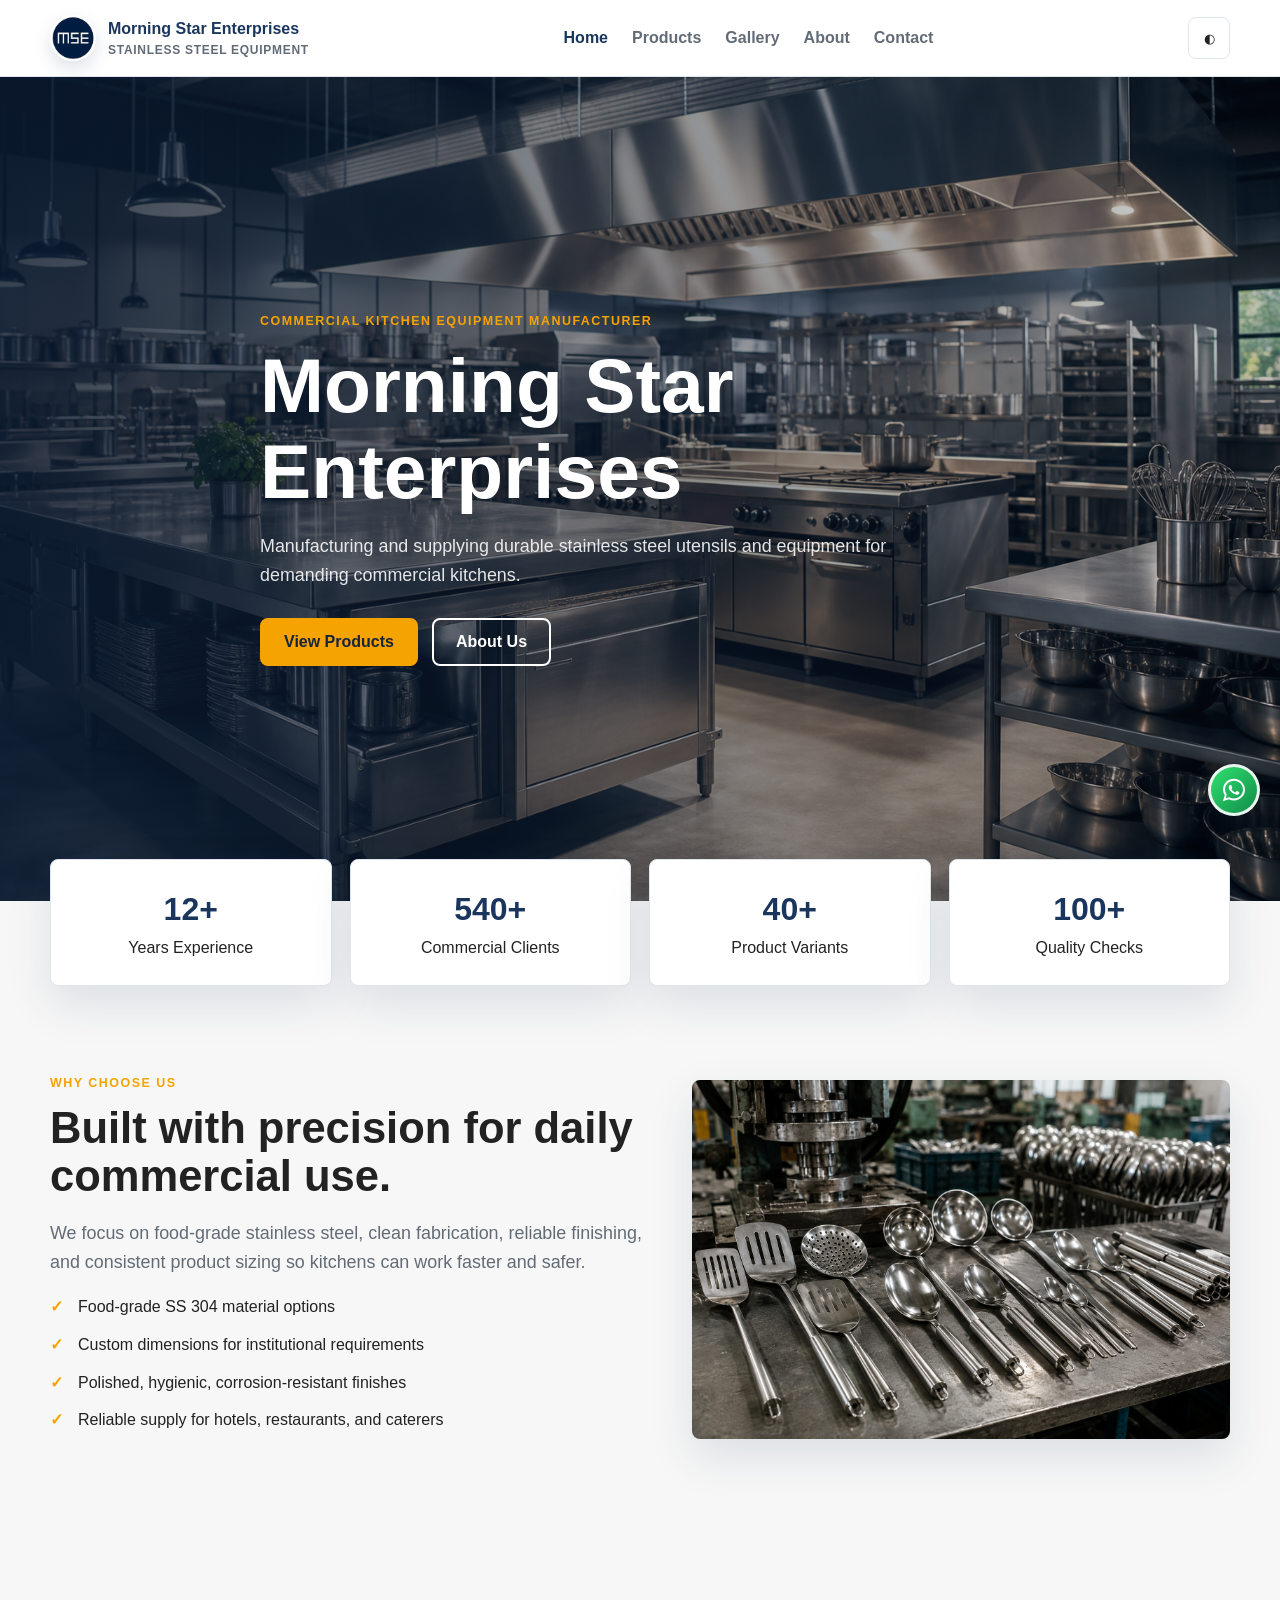
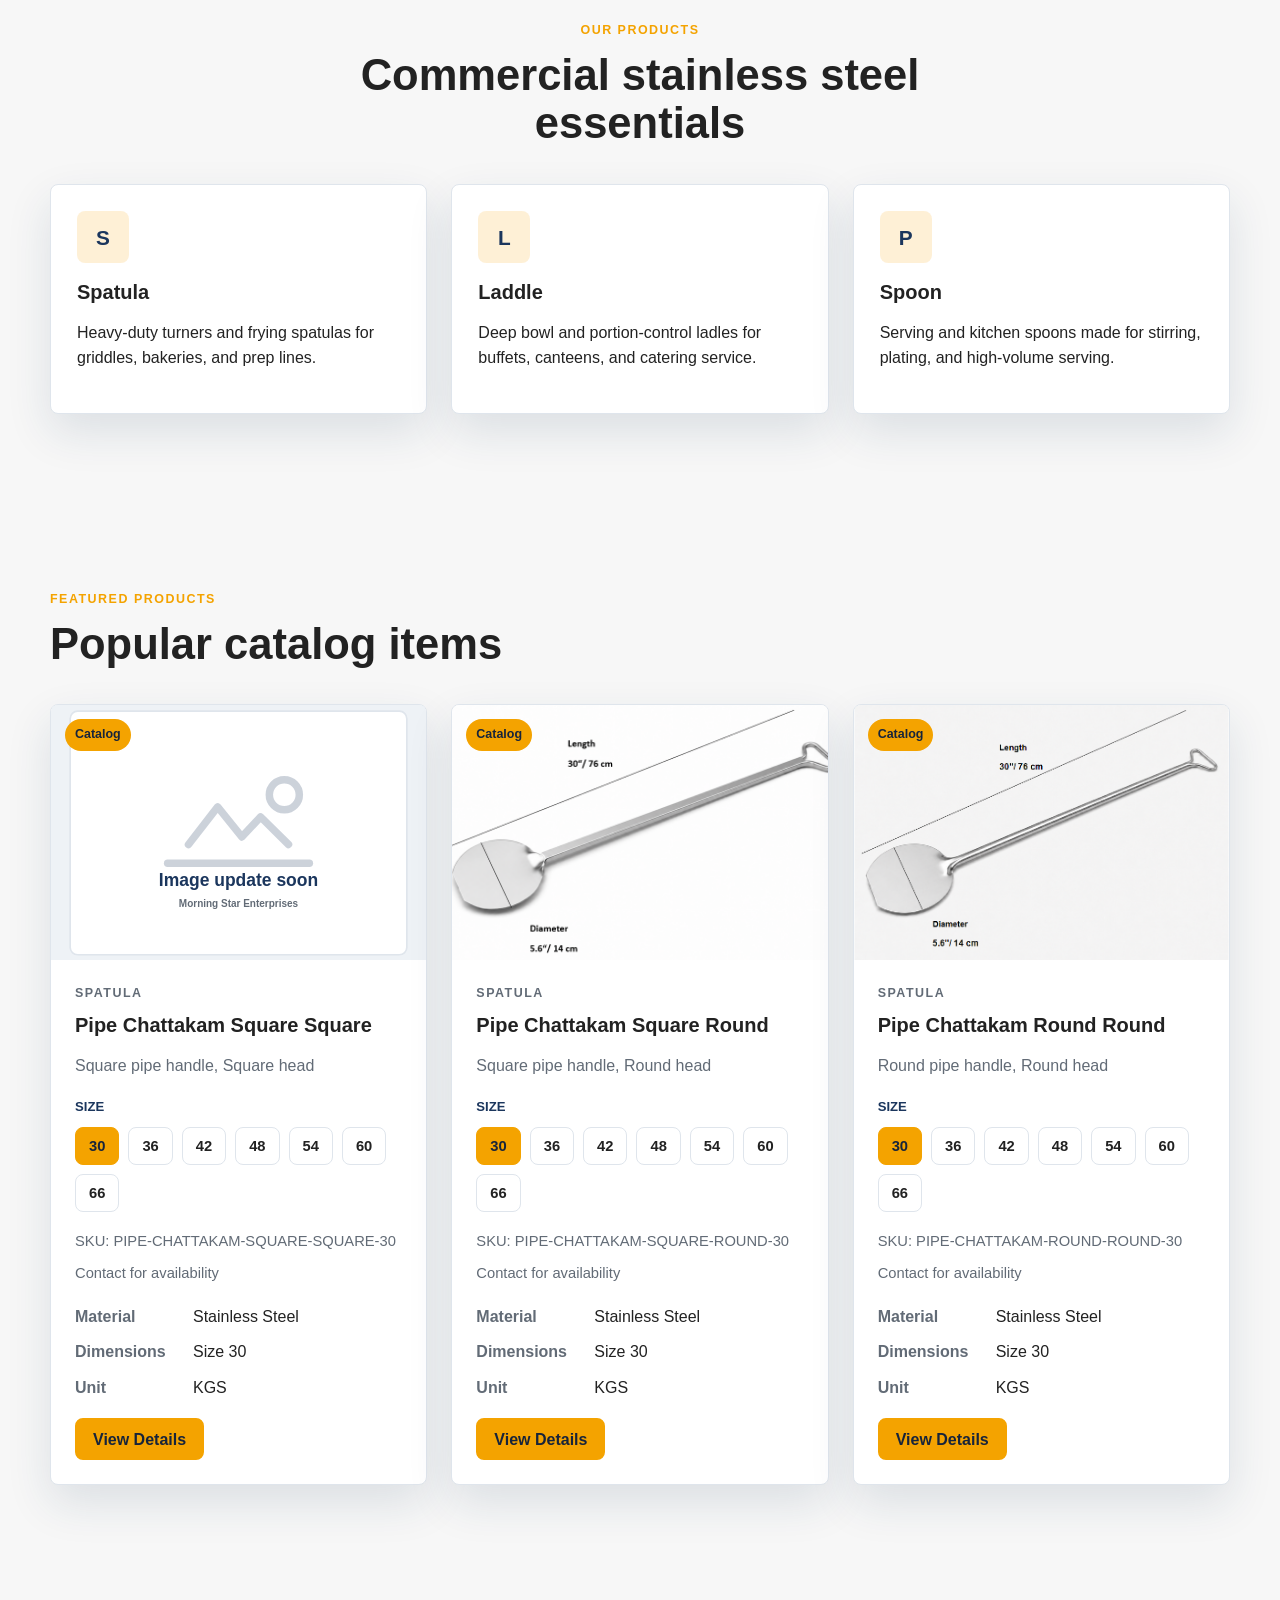
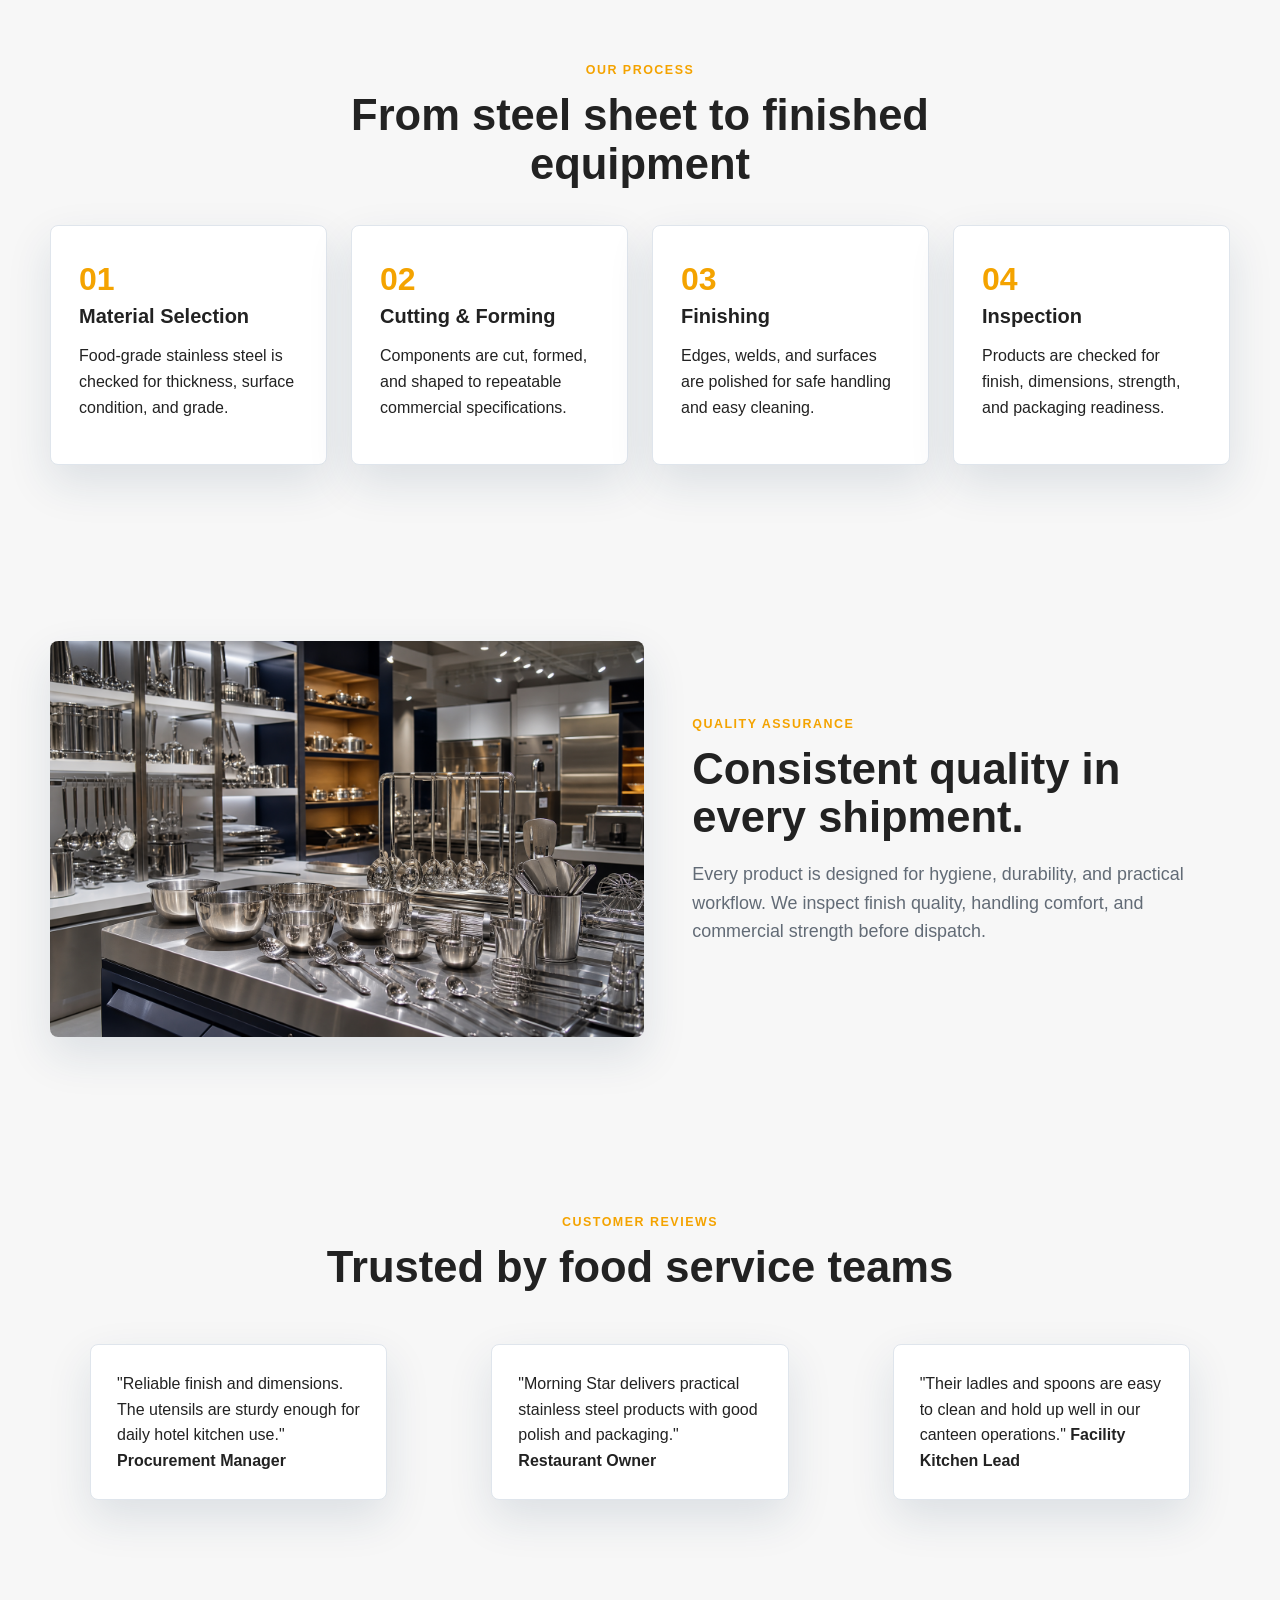
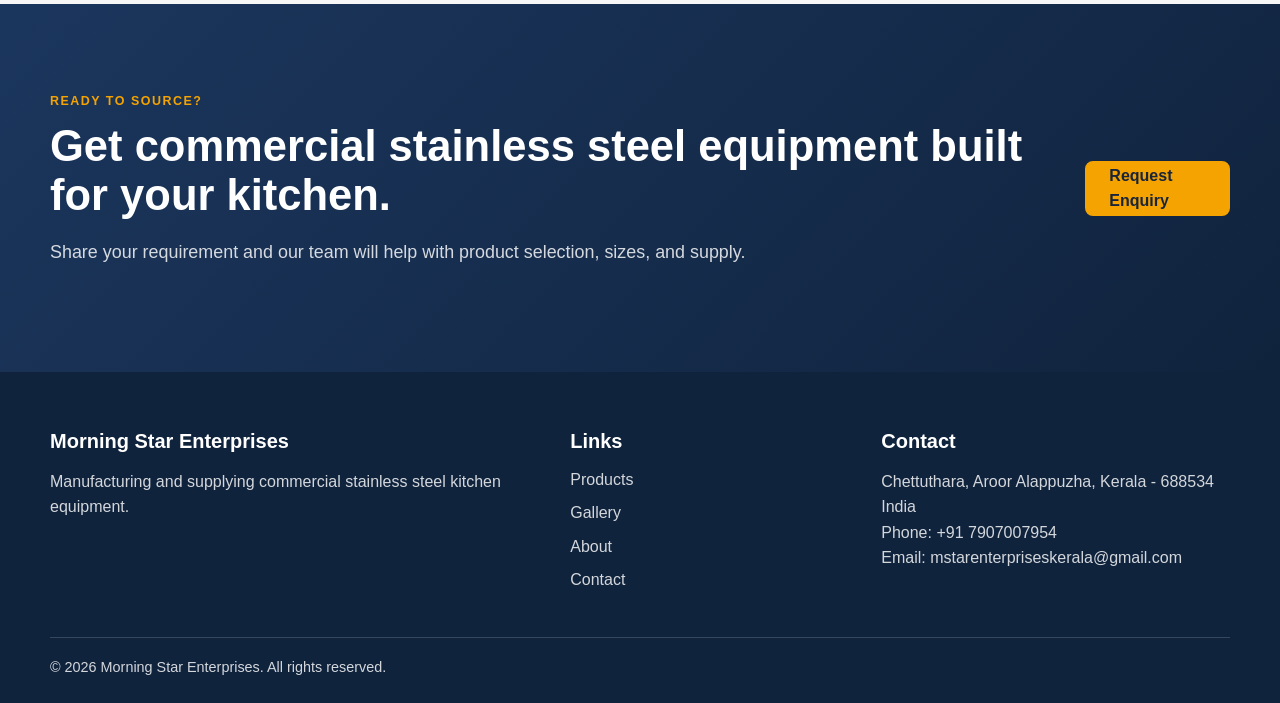
<file: index.html>
<!DOCTYPE html>
<html lang="en">
<head>
  <meta charset="UTF-8">
  <meta name="viewport" content="width=device-width, initial-scale=1.0">
  <title>Morning Star Enterprises | Commercial Stainless Steel Kitchen Equipment</title>
  <meta name="description" content="Morning Star Enterprises manufactures and supplies commercial stainless steel kitchen equipment for hotels, restaurants, caterers, and institutional kitchens.">
  <meta property="og:title" content="Morning Star Enterprises">
  <meta property="og:description" content="Premium stainless steel kitchen equipment for commercial food service operations.">
  <meta property="og:image" content="https://msekerala.in/images/hero-workshop.png">
  <meta property="og:type" content="website">
  <meta property="og:url" content="https://msekerala.in/">
  <link rel="canonical" href="https://msekerala.in/">
  <link rel="icon" href="images/favicon.png" type="image/png">
  <link rel="stylesheet" href="css/style.css">
  <link rel="stylesheet" href="css/products.css">
  <link rel="stylesheet" href="css/responsive.css">
</head>
<body>
  <header class="site-header">
    <nav class="navbar container" aria-label="Main navigation">
      <a class="brand" href="index.html" aria-label="Morning Star Enterprises home"><img class="brand-mark" src="images/logo.svg" alt="Morning Star Enterprises logo"><span>Morning Star Enterprises<small>Stainless Steel Equipment</small></span></a>
      <div class="nav-menu">
        <a class="active" href="index.html">Home</a><a href="products.html">Products</a><a href="gallery.html">Gallery</a><a href="about.html">About</a><a href="contact.html">Contact</a>
      </div>
      <div class="nav-actions"><button class="dark-toggle" type="button" aria-label="Toggle dark mode">&#9680;</button><button class="nav-toggle" type="button" aria-label="Open menu" aria-expanded="false">&#9776;</button></div>
    </nav>
  </header>

  <main>
    <section class="hero">
      <div class="container hero-content reveal">
        <p class="eyebrow">Commercial Kitchen Equipment Manufacturer</p>
        <h1>Morning Star Enterprises</h1>
        <p class="lead">Manufacturing and supplying durable stainless steel utensils and equipment for demanding commercial kitchens.</p>
        <div class="hero-actions"><a class="btn" href="products.html">View Products</a><a class="btn btn-secondary" href="about.html">About Us</a></div>
      </div>
    </section>

    <div class="container stats">
      <div class="stat-card reveal"><strong data-counter="12">0</strong><span>Years Experience</span></div>
      <div class="stat-card reveal"><strong data-counter="600">0</strong><span>Commercial Clients</span></div>
      <div class="stat-card reveal"><strong data-counter="40">0</strong><span>Product Variants</span></div>
      <div class="stat-card reveal"><strong data-counter="100">0</strong><span>Quality Checks</span></div>
    </div>

    <section class="section">
      <div class="container split">
        <div class="reveal">
          <p class="eyebrow">Why Choose Us</p>
          <h2>Built with precision for daily commercial use.</h2>
          <p class="lead">We focus on food-grade stainless steel, clean fabrication, reliable finishing, and consistent product sizing so kitchens can work faster and safer.</p>
          <ul class="check-list">
            <li>Food-grade SS 304 material options</li>
            <li>Custom dimensions for institutional requirements</li>
            <li>Polished, hygienic, corrosion-resistant finishes</li>
            <li>Reliable supply for hotels, restaurants, and caterers</li>
          </ul>
        </div>
        <div class="image-frame reveal"><img src="images/manufacturing-floor.png" alt="Stainless steel equipment manufacturing floor" loading="lazy"></div>
      </div>
    </section>

    <section class="section">
      <div class="container">
        <div class="section-heading center reveal"><p class="eyebrow">Our Products</p><h2>Commercial stainless steel essentials</h2></div>
        <div class="grid grid-3">
          <article class="card reveal"><div class="feature-icon">S</div><h3>Spatula</h3><p>Heavy-duty turners and frying spatulas for griddles, bakeries, and prep lines.</p></article>
          <article class="card reveal"><div class="feature-icon">L</div><h3>Laddle</h3><p>Deep bowl and portion-control ladles for buffets, canteens, and catering service.</p></article>
          <article class="card reveal"><div class="feature-icon">P</div><h3>Spoon</h3><p>Serving and kitchen spoons made for stirring, plating, and high-volume serving.</p></article>
        </div>
      </div>
    </section>

    <section class="section">
      <div class="container">
        <div class="section-heading reveal"><p class="eyebrow">Featured Products</p><h2>Popular catalog items</h2></div>
        <div class="products-grid" data-featured-products aria-live="polite"></div>
      </div>
    </section>

    <section class="section">
      <div class="container">
        <div class="section-heading center reveal"><p class="eyebrow">Our Process</p><h2>From steel sheet to finished equipment</h2></div>
        <div class="grid grid-4">
          <div class="process-step reveal"><span class="step-number">01</span><h3>Material Selection</h3><p>Food-grade stainless steel is checked for thickness, surface condition, and grade.</p></div>
          <div class="process-step reveal"><span class="step-number">02</span><h3>Cutting & Forming</h3><p>Components are cut, formed, and shaped to repeatable commercial specifications.</p></div>
          <div class="process-step reveal"><span class="step-number">03</span><h3>Finishing</h3><p>Edges, welds, and surfaces are polished for safe handling and easy cleaning.</p></div>
          <div class="process-step reveal"><span class="step-number">04</span><h3>Inspection</h3><p>Products are checked for finish, dimensions, strength, and packaging readiness.</p></div>
        </div>
      </div>
    </section>

    <section class="section">
      <div class="container split">
        <div class="image-frame reveal"><img src="images/showroom-gallery.png" alt="Stainless steel kitchen utensil showroom display" loading="lazy"></div>
        <div class="reveal"><p class="eyebrow">Quality Assurance</p><h2>Consistent quality in every shipment.</h2><p class="lead">Every product is designed for hygiene, durability, and practical workflow. We inspect finish quality, handling comfort, and commercial strength before dispatch.</p></div>
      </div>
    </section>

    <section class="section">
      <div class="container">
        <div class="section-heading center reveal"><p class="eyebrow">Customer Reviews</p><h2>Trusted by food service teams</h2></div>
        <div class="grid grid-3">
          <blockquote class="review card reveal">&quot;Reliable finish and dimensions. The utensils are sturdy enough for daily hotel kitchen use.&quot;<strong> Procurement Manager</strong></blockquote>
          <blockquote class="review card reveal">&quot;Morning Star delivers practical stainless steel products with good polish and packaging.&quot;<strong> Restaurant Owner</strong></blockquote>
          <blockquote class="review card reveal">&quot;Their ladles and spoons are easy to clean and hold up well in our canteen operations.&quot;<strong> Facility Kitchen Lead</strong></blockquote>
        </div>
      </div>
    </section>

    <section class="section cta">
      <div class="container cta-inner reveal"><div><p class="eyebrow">Ready to Source?</p><h2>Get commercial stainless steel equipment built for your kitchen.</h2><p class="lead">Share your requirement and our team will help with product selection, sizes, and supply.</p></div><a class="btn" href="contact.html">Request Enquiry</a></div>
    </section>
  </main>

  <footer class="site-footer">
    <div class="container footer-grid"><div><h3 data-config-text="companyName"></h3><p>Manufacturing and supplying commercial stainless steel kitchen equipment.</p></div><div><h3>Links</h3><a href="products.html">Products</a><a href="gallery.html">Gallery</a><a href="about.html">About</a><a href="contact.html">Contact</a></div><div><h3>Contact</h3><p><span data-config-address></span><br>Phone: <span data-config-text="phoneDisplay"></span><br>Email: <span data-config-text="emailDisplay"></span></p></div></div>
    <div class="container footer-bottom" data-config-text="copyrightFullText"></div>
  </footer>
  <a class="whatsapp-float" href="#" data-config-href="whatsappHref" aria-label="Chat on WhatsApp"><span class="whatsapp-icon" aria-hidden="true"></span></a><button class="back-to-top" type="button" aria-label="Back to top">&#8593;</button>
  <script src="js/config.js"></script>
  <script src="js/main.js"></script>
  <script src="js/products.js"></script>
</body>
</html>
</file>
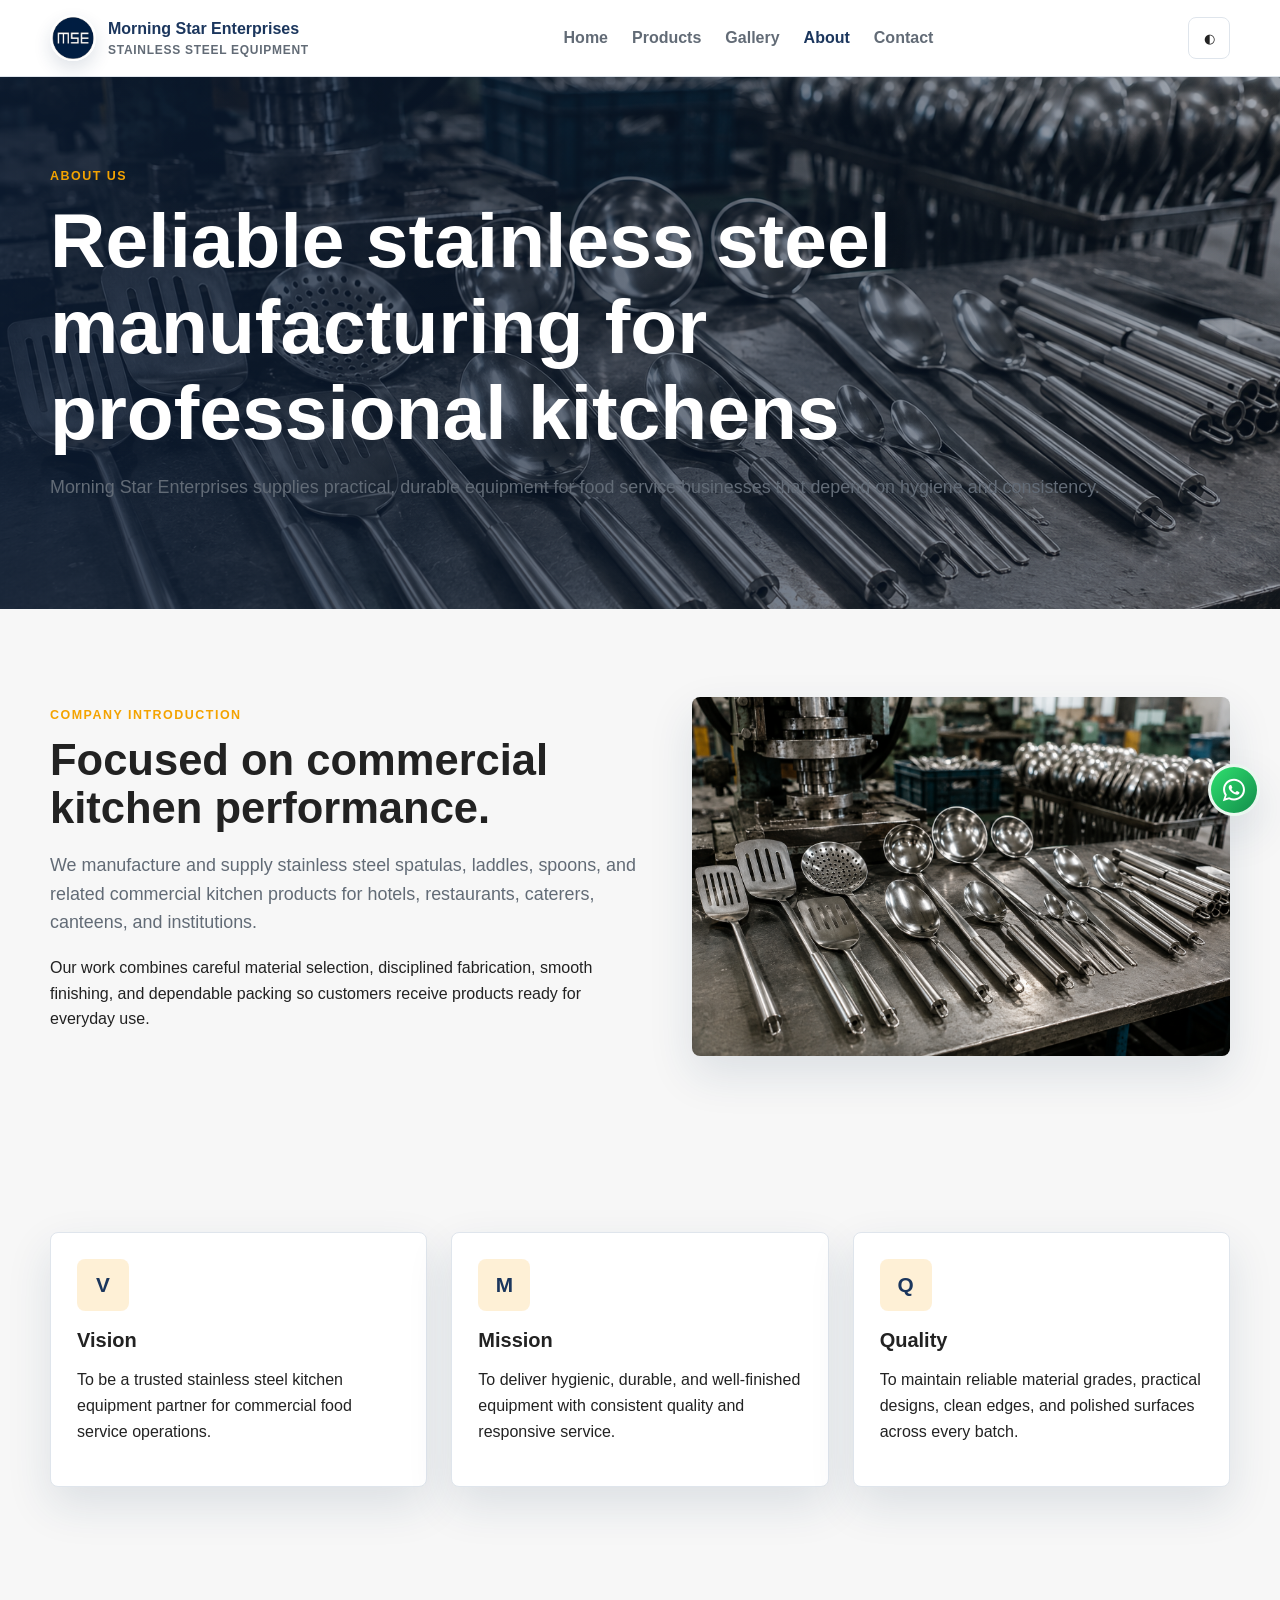
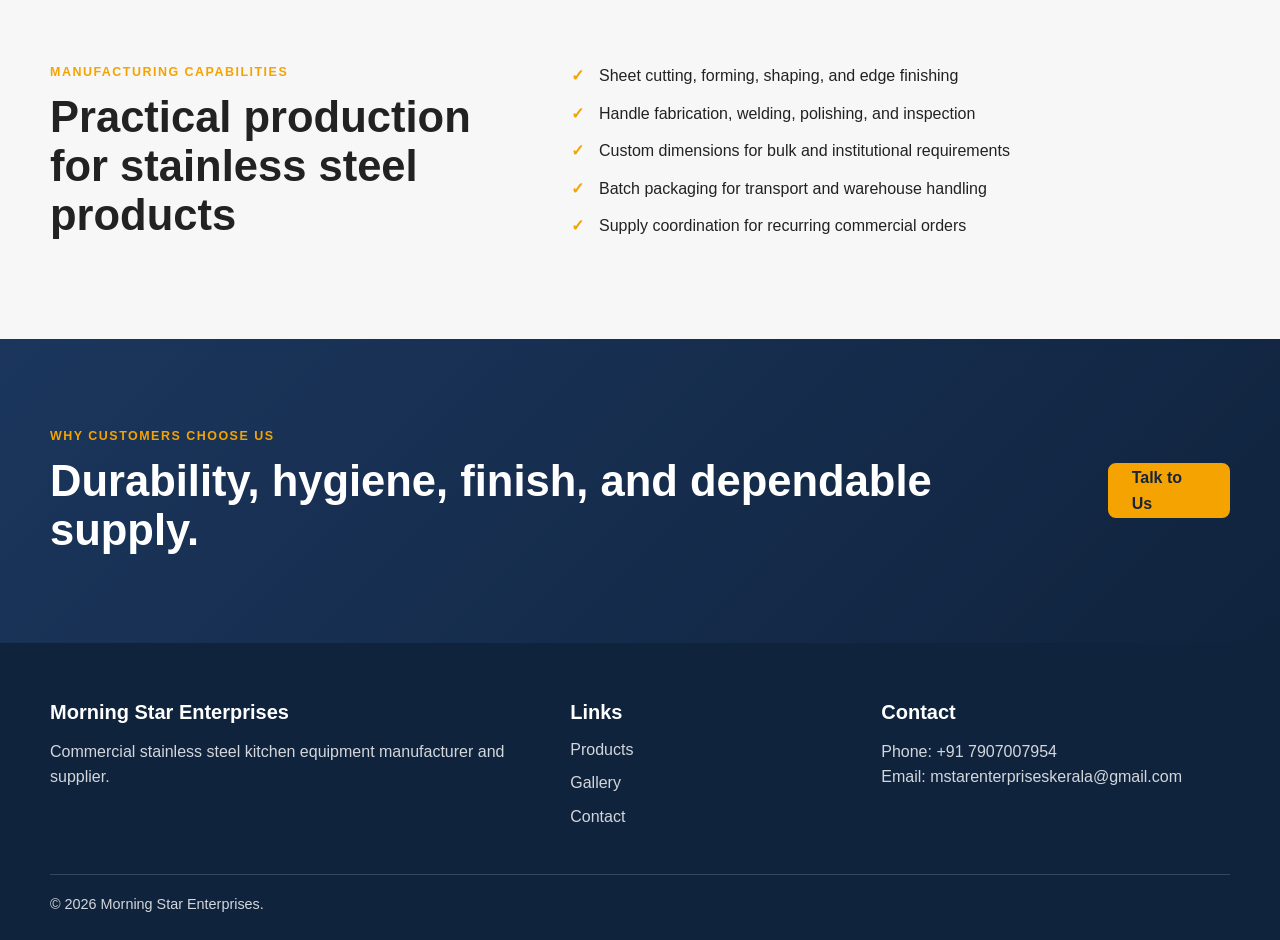
<file: about.html>
<!DOCTYPE html>
<html lang="en">
<head>
  <meta charset="UTF-8"><meta name="viewport" content="width=device-width, initial-scale=1.0">
  <title>About | Morning Star Enterprises</title>
  <meta name="description" content="Learn about Morning Star Enterprises, a manufacturer and supplier of commercial stainless steel kitchen equipment.">
  <meta property="og:title" content="About Morning Star Enterprises"><meta property="og:description" content="Vision, mission, and manufacturing capabilities for stainless steel kitchen equipment."><meta property="og:image" content="https://msekerala.in/images/manufacturing-floor.png"><meta property="og:type" content="website"><meta property="og:url" content="https://msekerala.in/about.html">
  <link rel="canonical" href="https://msekerala.in/about.html">
  <link rel="icon" href="images/favicon.png" type="image/png">
  <link rel="stylesheet" href="css/style.css"><link rel="stylesheet" href="css/responsive.css">
</head>
<body>
  <header class="site-header"><nav class="navbar container" aria-label="Main navigation"><a class="brand" href="index.html"><img class="brand-mark" src="images/logo.svg" alt="Morning Star Enterprises logo"><span>Morning Star Enterprises<small>Stainless Steel Equipment</small></span></a><div class="nav-menu"><a href="index.html">Home</a><a href="products.html">Products</a><a href="gallery.html">Gallery</a><a class="active" href="about.html">About</a><a href="contact.html">Contact</a></div><div class="nav-actions"><button class="dark-toggle" type="button" aria-label="Toggle dark mode">&#9680;</button><button class="nav-toggle" type="button" aria-label="Open menu" aria-expanded="false">&#9776;</button></div></nav></header>
  <main>
    <section class="page-hero"><div class="container reveal"><p class="eyebrow">About Us</p><h1>Reliable stainless steel manufacturing for professional kitchens</h1><p class="lead">Morning Star Enterprises supplies practical, durable equipment for food service businesses that depend on hygiene and consistency.</p></div></section>
    <section class="section"><div class="container split"><div class="reveal"><p class="eyebrow">Company Introduction</p><h2>Focused on commercial kitchen performance.</h2><p class="lead">We manufacture and supply stainless steel spatulas, laddles, spoons, and related commercial kitchen products for hotels, restaurants, caterers, canteens, and institutions.</p><p>Our work combines careful material selection, disciplined fabrication, smooth finishing, and dependable packing so customers receive products ready for everyday use.</p></div><div class="image-frame reveal"><img src="images/manufacturing-floor.png" alt="Morning Star Enterprises manufacturing capability" loading="lazy"></div></div></section>
    <section class="section"><div class="container grid grid-3"><article class="card reveal"><div class="feature-icon">V</div><h3>Vision</h3><p>To be a trusted stainless steel kitchen equipment partner for commercial food service operations.</p></article><article class="card reveal"><div class="feature-icon">M</div><h3>Mission</h3><p>To deliver hygienic, durable, and well-finished equipment with consistent quality and responsive service.</p></article><article class="card reveal"><div class="feature-icon">Q</div><h3>Quality</h3><p>To maintain reliable material grades, practical designs, clean edges, and polished surfaces across every batch.</p></article></div></section>
    <section class="section"><div class="container two-column"><div class="reveal"><p class="eyebrow">Manufacturing Capabilities</p><h2>Practical production for stainless steel products</h2></div><ul class="check-list reveal"><li>Sheet cutting, forming, shaping, and edge finishing</li><li>Handle fabrication, welding, polishing, and inspection</li><li>Custom dimensions for bulk and institutional requirements</li><li>Batch packaging for transport and warehouse handling</li><li>Supply coordination for recurring commercial orders</li></ul></div></section>
    <section class="section cta"><div class="container cta-inner reveal"><div><p class="eyebrow">Why Customers Choose Us</p><h2>Durability, hygiene, finish, and dependable supply.</h2></div><a class="btn" href="contact.html">Talk to Us</a></div></section>
  </main>
  <footer class="site-footer"><div class="container footer-grid"><div><h3 data-config-text="companyName"></h3><p>Commercial stainless steel kitchen equipment manufacturer and supplier.</p></div><div><h3>Links</h3><a href="products.html">Products</a><a href="gallery.html">Gallery</a><a href="contact.html">Contact</a></div><div><h3>Contact</h3><p>Phone: <span data-config-text="phoneDisplay"></span><br>Email: <span data-config-text="emailDisplay"></span></p></div></div><div class="container footer-bottom" data-config-text="copyrightText"></div></footer>
  <a class="whatsapp-float" href="#" data-config-href="whatsappHref" aria-label="Chat on WhatsApp"><span class="whatsapp-icon" aria-hidden="true"></span></a><button class="back-to-top" type="button" aria-label="Back to top">&#8593;</button><script src="js/config.js"></script><script src="js/main.js"></script>
</body>
</html>
</file>
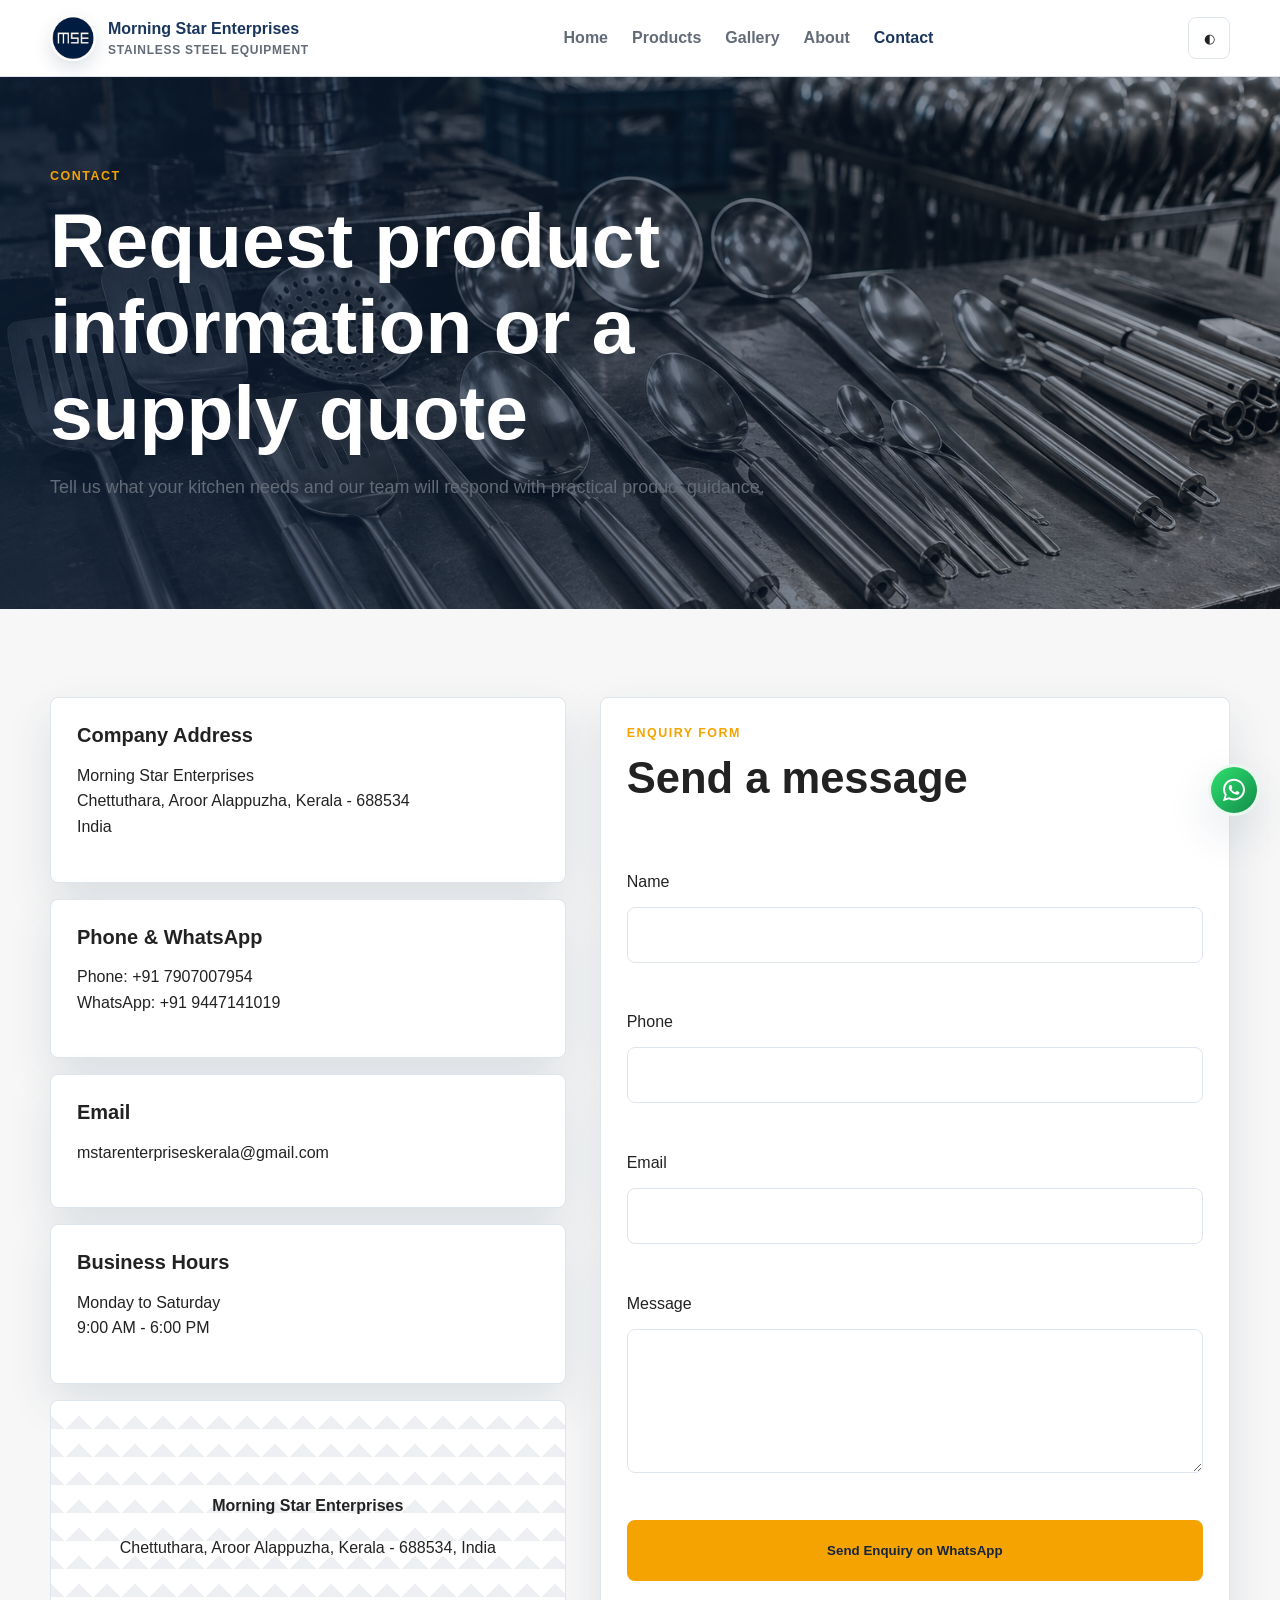
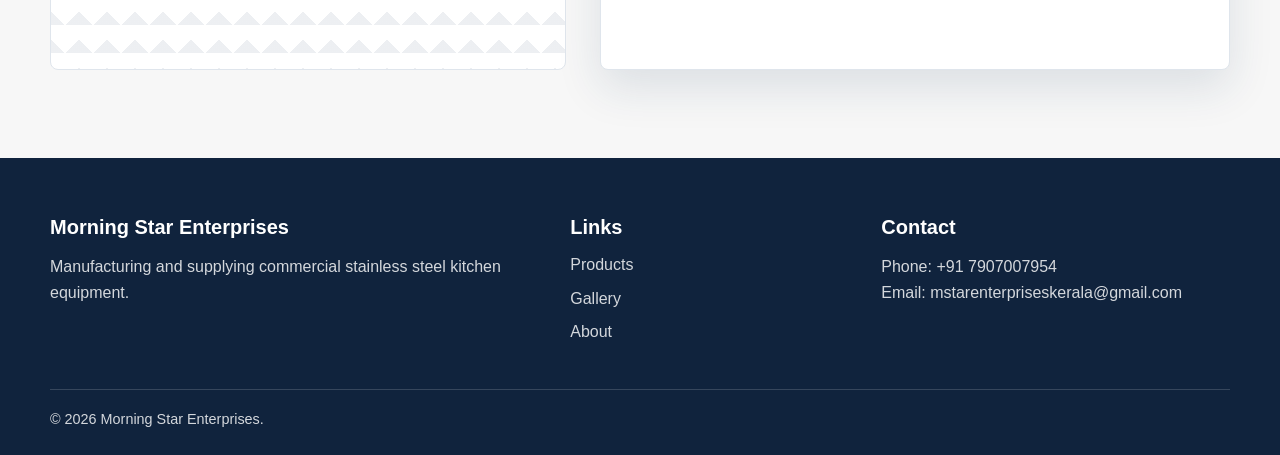
<file: contact.html>
<!DOCTYPE html>
<html lang="en">
<head>
  <meta charset="UTF-8"><meta name="viewport" content="width=device-width, initial-scale=1.0">
  <title>Contact | Morning Star Enterprises</title>
  <meta name="description" content="Contact Morning Star Enterprises for commercial stainless steel kitchen equipment enquiries.">
  <meta property="og:title" content="Contact Morning Star Enterprises"><meta property="og:description" content="Request product information, pricing, and stainless steel kitchen equipment supply details."><meta property="og:image" content="https://msekerala.in/images/hero-workshop.png"><meta property="og:type" content="website"><meta property="og:url" content="https://msekerala.in/contact.html">
  <link rel="canonical" href="https://msekerala.in/contact.html">
  <link rel="icon" href="images/favicon.png" type="image/png">
  <link rel="stylesheet" href="css/style.css"><link rel="stylesheet" href="css/responsive.css">
</head>
<body>
  <header class="site-header"><nav class="navbar container" aria-label="Main navigation"><a class="brand" href="index.html"><img class="brand-mark" src="images/logo.svg" alt="Morning Star Enterprises logo"><span>Morning Star Enterprises<small>Stainless Steel Equipment</small></span></a><div class="nav-menu"><a href="index.html">Home</a><a href="products.html">Products</a><a href="gallery.html">Gallery</a><a href="about.html">About</a><a class="active" href="contact.html">Contact</a></div><div class="nav-actions"><button class="dark-toggle" type="button" aria-label="Toggle dark mode">&#9680;</button><button class="nav-toggle" type="button" aria-label="Open menu" aria-expanded="false">&#9776;</button></div></nav></header>
  <main>
    <section class="page-hero"><div class="container reveal"><p class="eyebrow">Contact</p><h1>Request product information or a supply quote</h1><p class="lead">Tell us what your kitchen needs and our team will respond with practical product guidance.</p></div></section>
    <section class="section"><div class="container contact-grid">
      <div class="contact-list reveal">
        <article class="card"><h3>Company Address</h3><p><span data-config-text="companyName"></span><br><span data-config-address></span></p></article>
        <article class="card"><h3>Phone & WhatsApp</h3><p>Phone: <a href="#" data-config-href="phoneHref" data-config-text="phoneDisplay"></a><br>WhatsApp: <a href="#" data-config-href="whatsappHref" data-config-text="whatsappDisplay"></a></p></article>
        <article class="card"><h3>Email</h3><p><a href="#" data-config-href="emailHref" data-config-text="emailDisplay"></a></p></article>
        <article class="card"><h3>Business Hours</h3><p data-config-html="businessHours"></p></article>
        <div class="map-placeholder" aria-label="Google Maps location area"><div><strong data-config-text="companyName"></strong><p data-config-text="addressInline"></p></div></div>
      </div>
      <form class="card contact-form reveal" data-contact-form novalidate>
        <div class="section-heading"><p class="eyebrow">Enquiry Form</p><h2>Send a message</h2></div>
        <div class="form-row"><label for="name">Name</label><input id="name" name="name" autocomplete="name" required><span class="error" data-error="name"></span></div>
        <div class="form-row"><label for="phone">Phone</label><input id="phone" name="phone" autocomplete="tel" required><span class="error" data-error="phone"></span></div>
        <div class="form-row"><label for="email">Email</label><input id="email" name="email" type="email" autocomplete="email" required><span class="error" data-error="email"></span></div>
        <div class="form-row"><label for="message">Message</label><textarea id="message" name="message" required></textarea><span class="error" data-error="message"></span></div>
        <button class="btn" type="submit">Send Enquiry on WhatsApp</button><p class="form-status" data-form-status aria-live="polite"></p>
      </form>
    </div></section>
  </main>
  <footer class="site-footer"><div class="container footer-grid"><div><h3 data-config-text="companyName"></h3><p>Manufacturing and supplying commercial stainless steel kitchen equipment.</p></div><div><h3>Links</h3><a href="products.html">Products</a><a href="gallery.html">Gallery</a><a href="about.html">About</a></div><div><h3>Contact</h3><p>Phone: <span data-config-text="phoneDisplay"></span><br>Email: <span data-config-text="emailDisplay"></span></p></div></div><div class="container footer-bottom" data-config-text="copyrightText"></div></footer>
  <a class="whatsapp-float" href="#" data-config-href="whatsappHref" aria-label="Chat on WhatsApp"><span class="whatsapp-icon" aria-hidden="true"></span></a><button class="back-to-top" type="button" aria-label="Back to top">&#8593;</button><script src="js/config.js"></script><script src="js/main.js"></script>
</body>
</html>
</file>
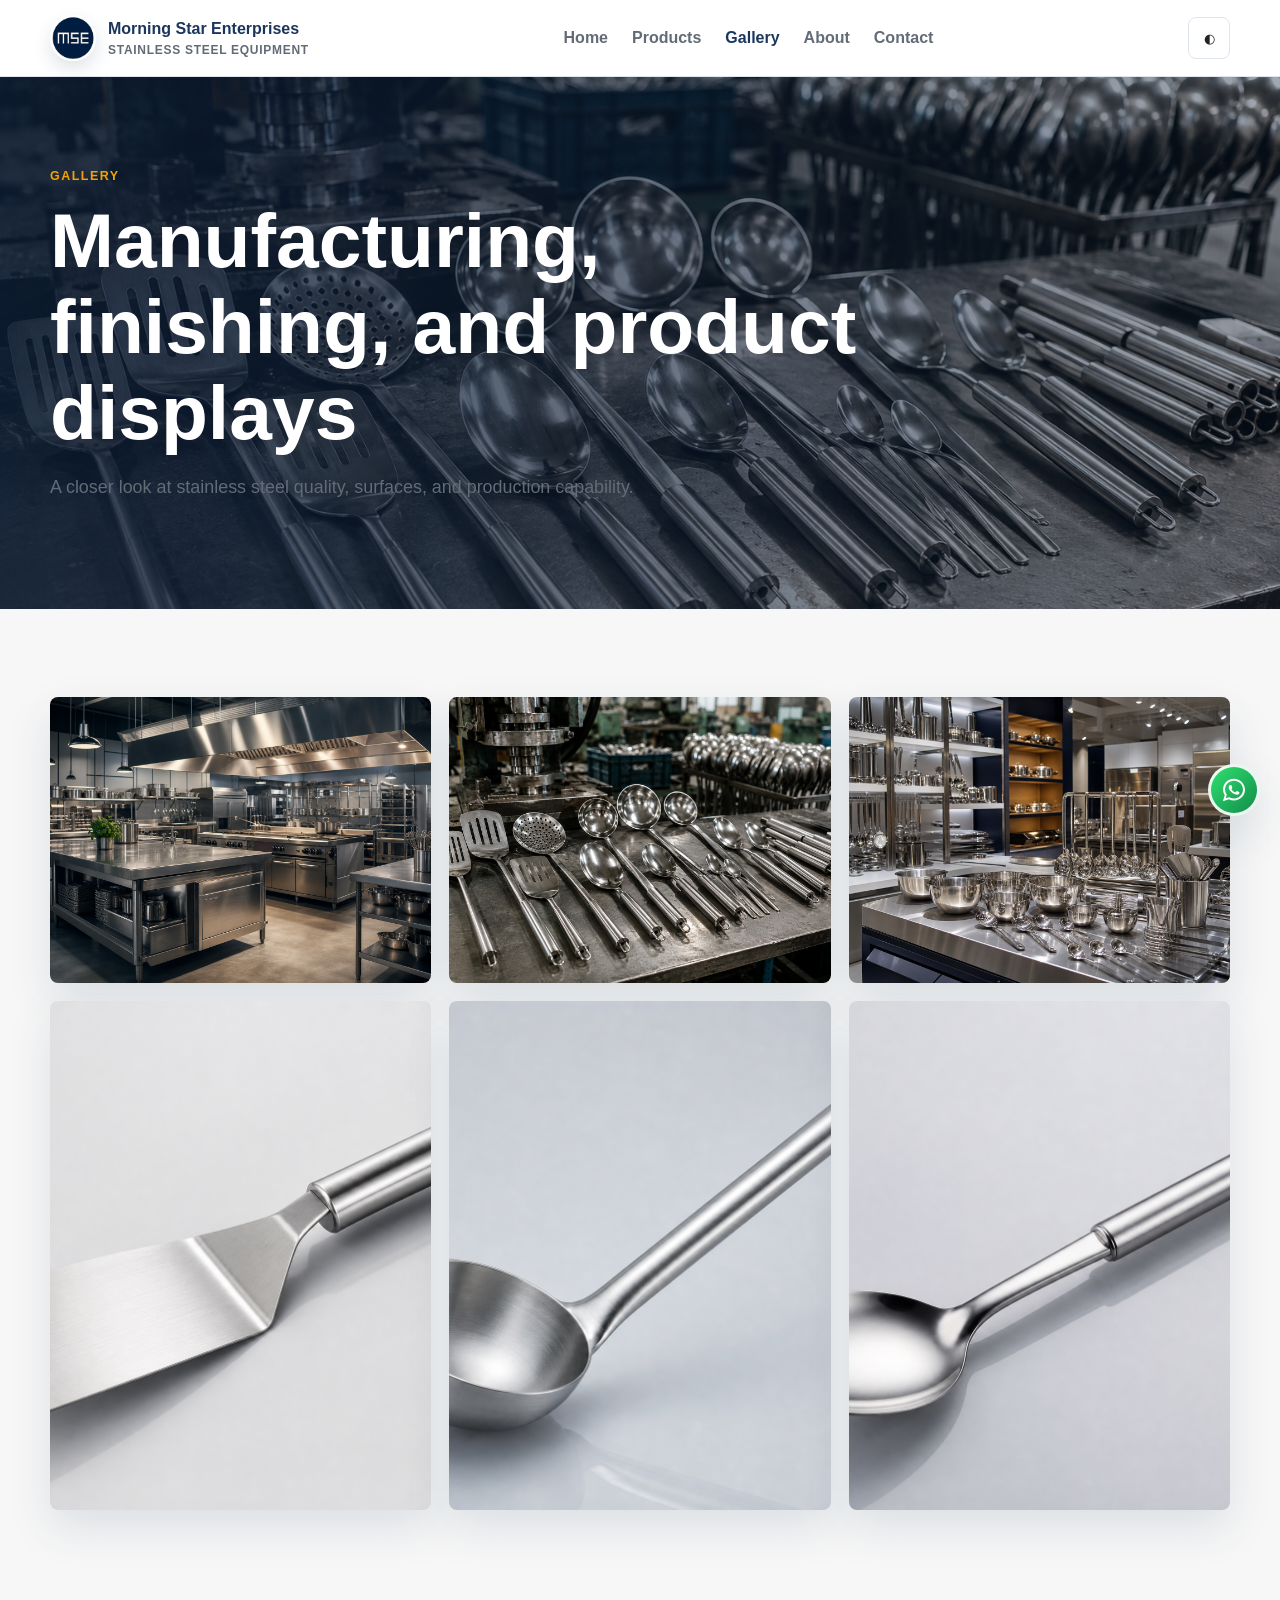
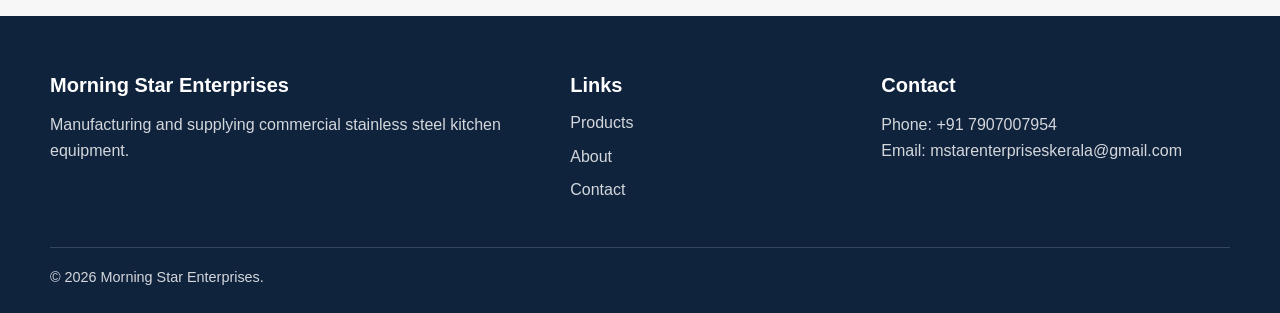
<file: gallery.html>
<!DOCTYPE html>
<html lang="en">
<head>
  <meta charset="UTF-8"><meta name="viewport" content="width=device-width, initial-scale=1.0">
  <title>Gallery | Morning Star Enterprises</title>
  <meta name="description" content="View Morning Star Enterprises manufacturing, product, and stainless steel equipment gallery.">
  <meta property="og:title" content="Gallery | Morning Star Enterprises"><meta property="og:description" content="Manufacturing and stainless steel commercial kitchen equipment gallery."><meta property="og:image" content="https://msekerala.in/images/showroom-gallery.png"><meta property="og:type" content="website"><meta property="og:url" content="https://msekerala.in/gallery.html">
  <link rel="canonical" href="https://msekerala.in/gallery.html">
  <link rel="icon" href="images/favicon.png" type="image/png">
  <link rel="stylesheet" href="css/style.css"><link rel="stylesheet" href="css/products.css"><link rel="stylesheet" href="css/responsive.css">
</head>
<body>
  <header class="site-header"><nav class="navbar container" aria-label="Main navigation"><a class="brand" href="index.html"><img class="brand-mark" src="images/logo.svg" alt="Morning Star Enterprises logo"><span>Morning Star Enterprises<small>Stainless Steel Equipment</small></span></a><div class="nav-menu"><a href="index.html">Home</a><a href="products.html">Products</a><a class="active" href="gallery.html">Gallery</a><a href="about.html">About</a><a href="contact.html">Contact</a></div><div class="nav-actions"><button class="dark-toggle" type="button" aria-label="Toggle dark mode">&#9680;</button><button class="nav-toggle" type="button" aria-label="Open menu" aria-expanded="false">&#9776;</button></div></nav></header>
  <main>
    <section class="page-hero"><div class="container reveal"><p class="eyebrow">Gallery</p><h1>Manufacturing, finishing, and product displays</h1><p class="lead">A closer look at stainless steel quality, surfaces, and production capability.</p></div></section>
    <section class="section"><div class="container gallery-masonry">
      <button class="gallery-item reveal" type="button"><img data-gallery-image src="images/hero-workshop.png" alt="Commercial stainless steel manufacturing workshop" loading="lazy"></button>
      <button class="gallery-item tall reveal" type="button"><img data-gallery-image src="images/product-spatula.png" alt="Stainless steel spatula product" loading="lazy"></button>
      <button class="gallery-item reveal" type="button"><img data-gallery-image src="images/manufacturing-floor.png" alt="Stainless steel fabrication and inspection area" loading="lazy"></button>
      <button class="gallery-item tall reveal" type="button"><img data-gallery-image src="images/product-ladle.png" alt="Stainless steel ladle product" loading="lazy"></button>
      <button class="gallery-item reveal" type="button"><img data-gallery-image src="images/showroom-gallery.png" alt="Stainless steel utensil showroom display" loading="lazy"></button>
      <button class="gallery-item tall reveal" type="button"><img data-gallery-image src="images/product-spoon.png" alt="Stainless steel serving spoon product" loading="lazy"></button>
    </div></section>
  </main>
  <div class="modal" data-gallery-modal role="dialog" aria-modal="true" aria-label="Expanded gallery image"><button class="icon-btn modal-close" type="button" aria-label="Close image">&times;</button><img src="images/showroom-gallery.png" alt=""></div>
  <footer class="site-footer"><div class="container footer-grid"><div><h3 data-config-text="companyName"></h3><p>Manufacturing and supplying commercial stainless steel kitchen equipment.</p></div><div><h3>Links</h3><a href="products.html">Products</a><a href="about.html">About</a><a href="contact.html">Contact</a></div><div><h3>Contact</h3><p>Phone: <span data-config-text="phoneDisplay"></span><br>Email: <span data-config-text="emailDisplay"></span></p></div></div><div class="container footer-bottom" data-config-text="copyrightText"></div></footer>
  <a class="whatsapp-float" href="#" data-config-href="whatsappHref" aria-label="Chat on WhatsApp"><span class="whatsapp-icon" aria-hidden="true"></span></a><button class="back-to-top" type="button" aria-label="Back to top">&#8593;</button>
  <script src="js/config.js"></script><script src="js/main.js"></script>
</body>
</html>
</file>
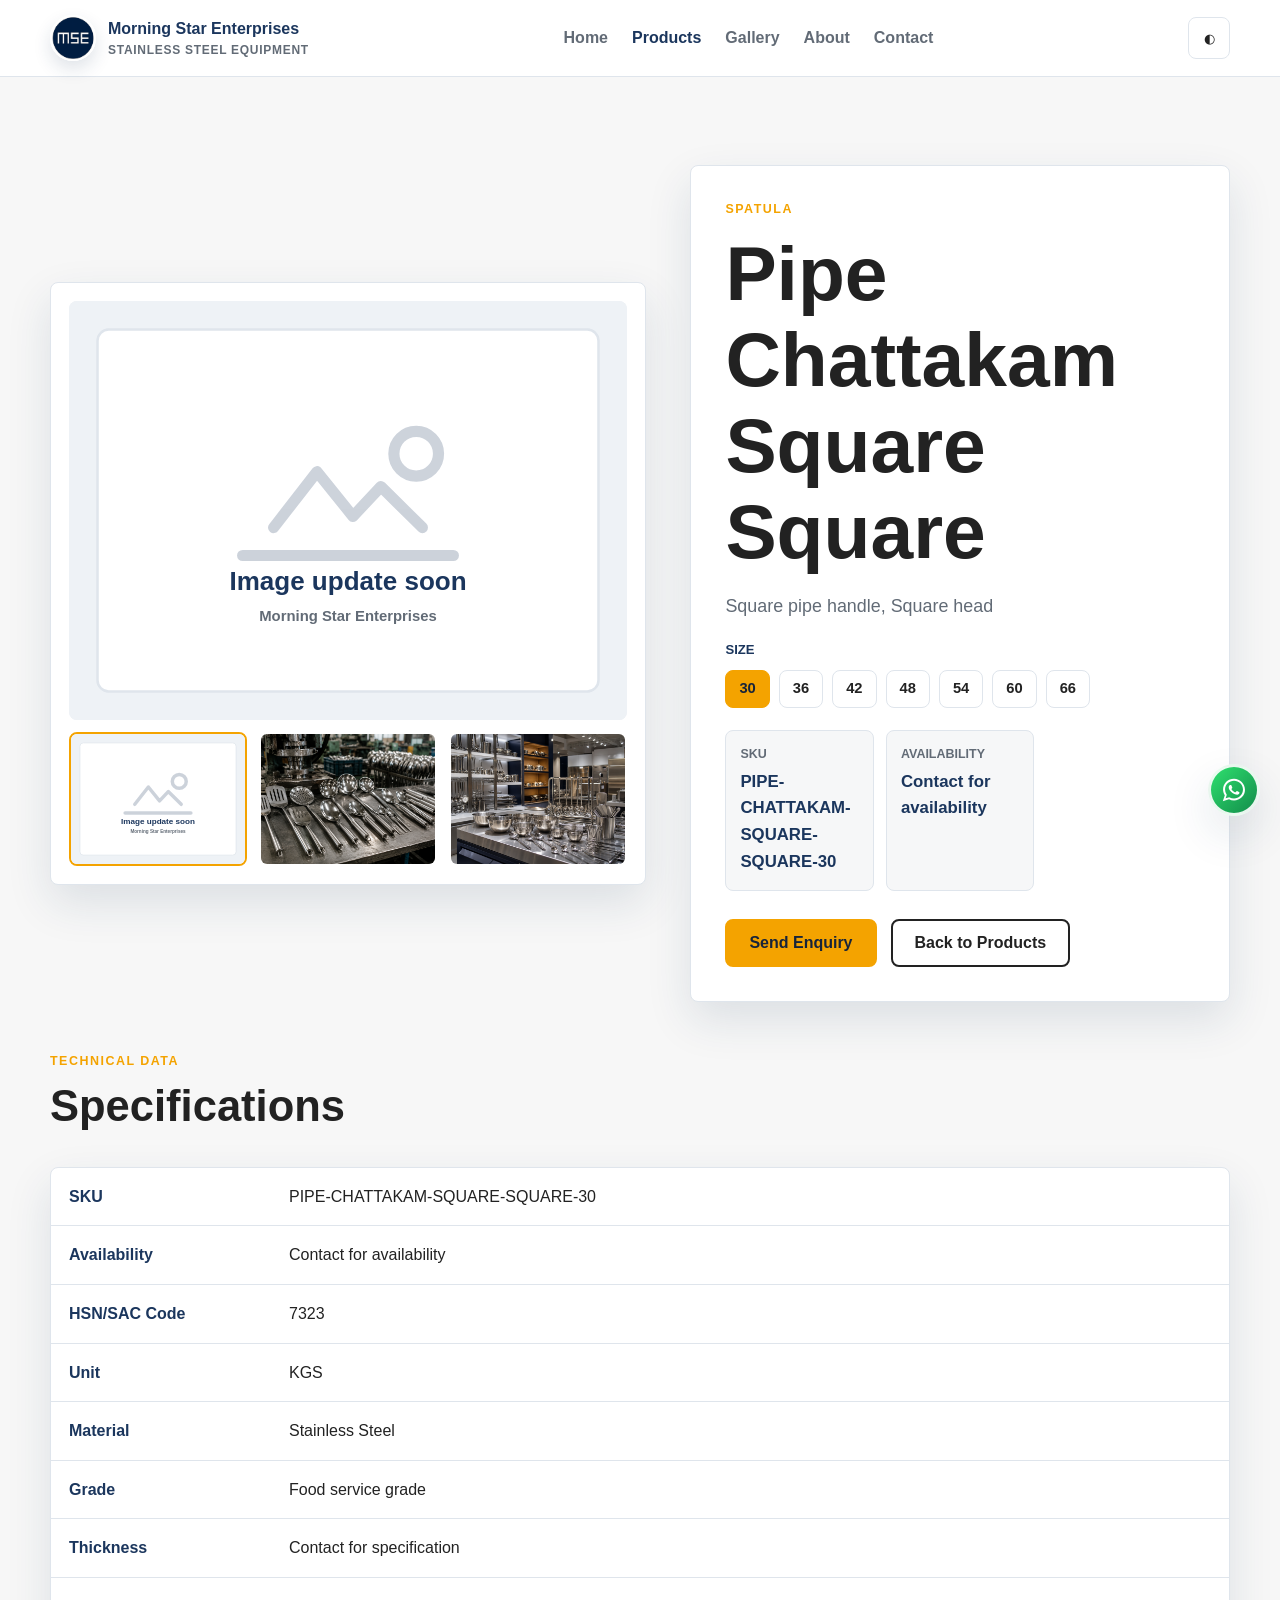
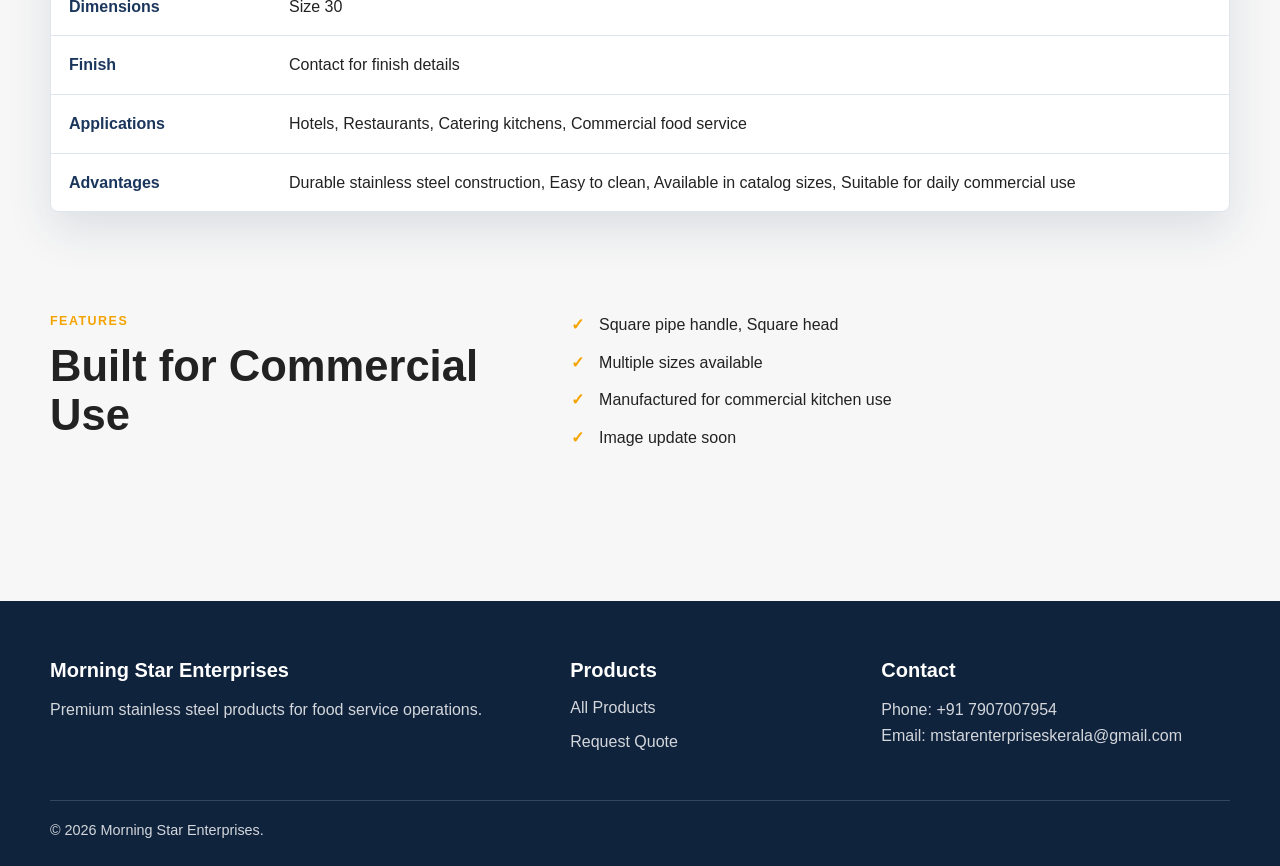
<file: product.html>
<!DOCTYPE html>
<html lang="en">
<head>
  <meta charset="UTF-8"><meta name="viewport" content="width=device-width, initial-scale=1.0">
  <title>Product Details | Morning Star Enterprises</title>
  <meta name="description" content="View stainless steel kitchen equipment specifications from Morning Star Enterprises.">
  <meta property="og:title" content="Product Details | Morning Star Enterprises"><meta property="og:description" content="Specifications, applications, and advantages for commercial stainless steel kitchen products."><meta property="og:image" content="https://msekerala.in/images/product-spatula.png"><meta property="og:type" content="product"><meta property="og:url" content="https://msekerala.in/product.html">
  <link rel="canonical" href="https://msekerala.in/product.html">
  <script type="application/ld+json" data-product-schema></script>
  <link rel="icon" href="images/favicon.png" type="image/png">
  <link rel="stylesheet" href="css/style.css"><link rel="stylesheet" href="css/products.css"><link rel="stylesheet" href="css/responsive.css">
</head>
<body>
  <header class="site-header"><nav class="navbar container" aria-label="Main navigation"><a class="brand" href="index.html"><img class="brand-mark" src="images/logo.svg" alt="Morning Star Enterprises logo"><span>Morning Star Enterprises<small>Stainless Steel Equipment</small></span></a><div class="nav-menu"><a href="index.html">Home</a><a class="active" href="products.html">Products</a><a href="gallery.html">Gallery</a><a href="about.html">About</a><a href="contact.html">Contact</a></div><div class="nav-actions"><button class="dark-toggle" type="button" aria-label="Toggle dark mode">&#9680;</button><button class="nav-toggle" type="button" aria-label="Open menu" aria-expanded="false">&#9776;</button></div></nav></header>
  <main class="section container" data-product-details></main>
  <footer class="site-footer"><div class="container footer-grid"><div><h3 data-config-text="companyName"></h3><p>Premium stainless steel products for food service operations.</p></div><div><h3>Products</h3><a href="products.html">All Products</a><a href="contact.html">Request Quote</a></div><div><h3>Contact</h3><p>Phone: <span data-config-text="phoneDisplay"></span><br>Email: <span data-config-text="emailDisplay"></span></p></div></div><div class="container footer-bottom" data-config-text="copyrightText"></div></footer>
  <a class="whatsapp-float" href="#" data-config-href="whatsappHref" aria-label="Chat on WhatsApp"><span class="whatsapp-icon" aria-hidden="true"></span></a><button class="back-to-top" type="button" aria-label="Back to top">&#8593;</button>
  <script src="js/config.js"></script><script src="js/main.js"></script><script src="js/products.js"></script><script src="js/product-details.js"></script>
</body>
</html>
</file>
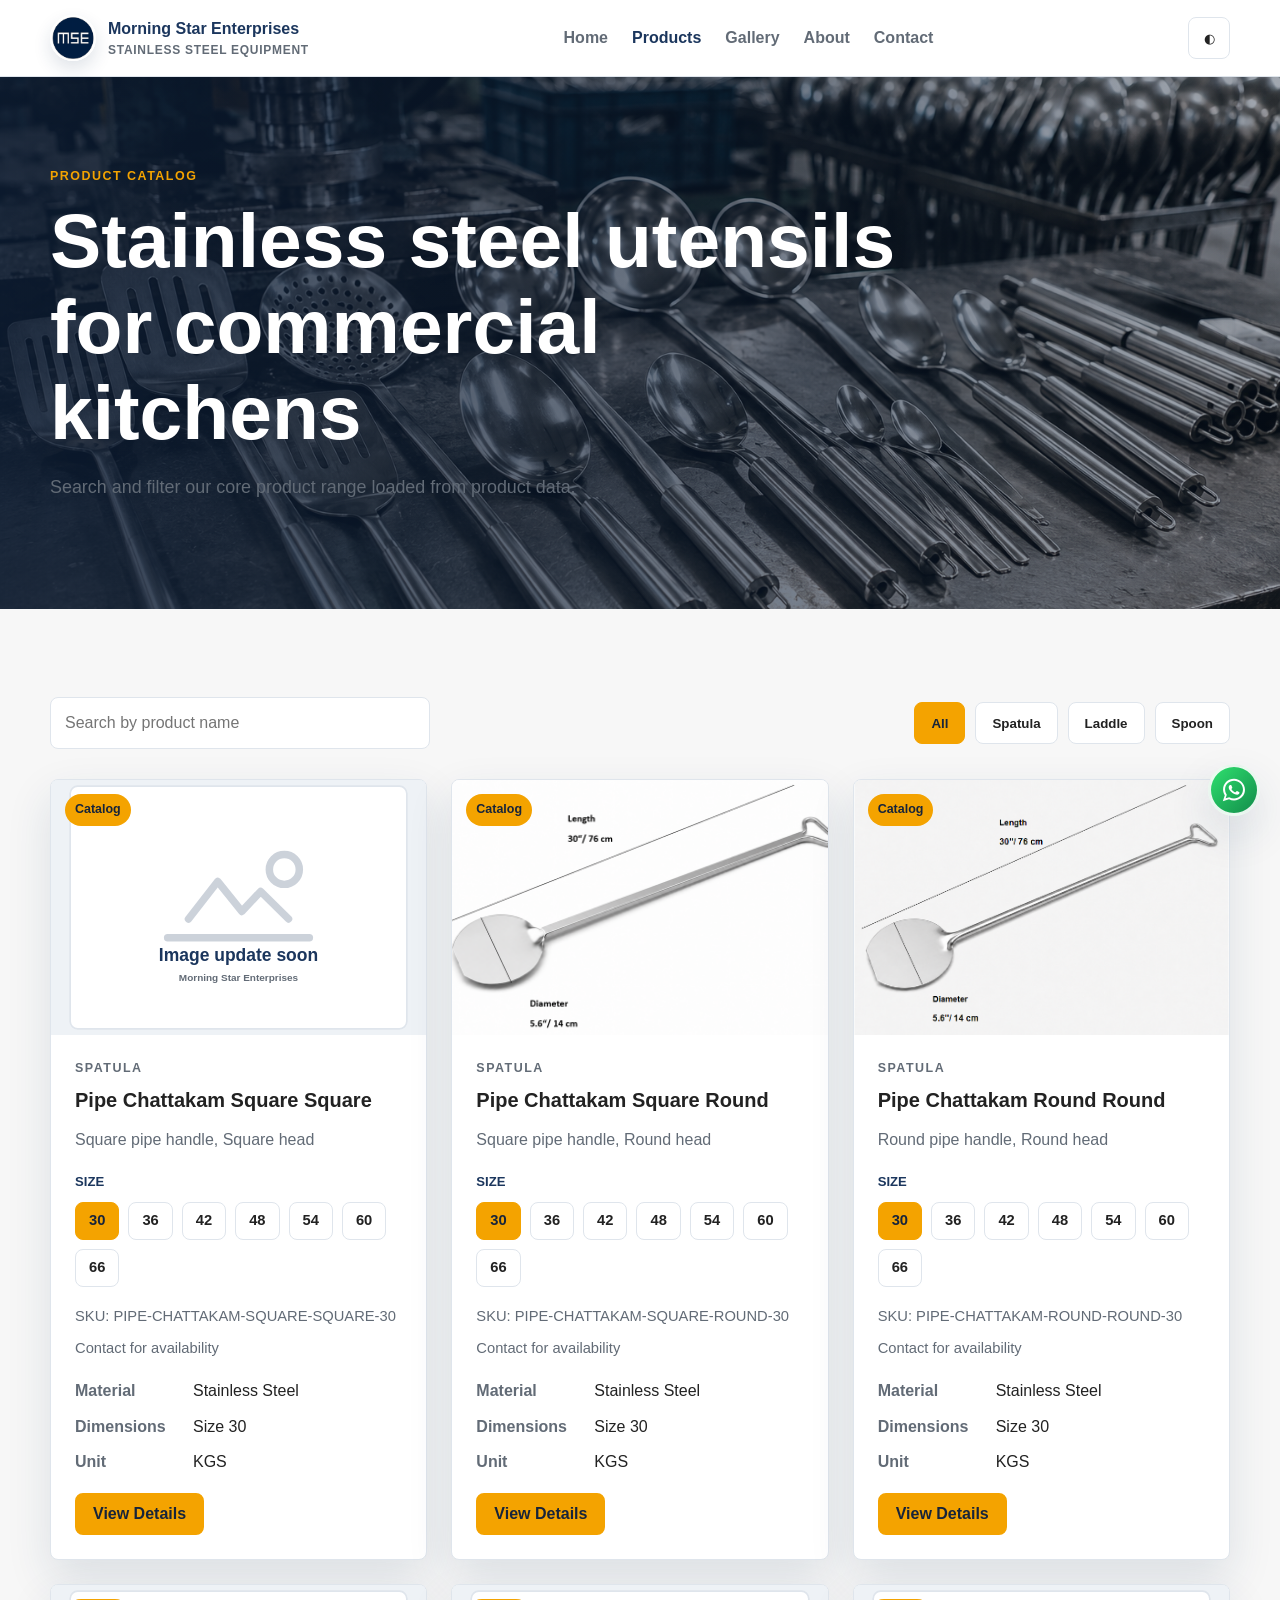
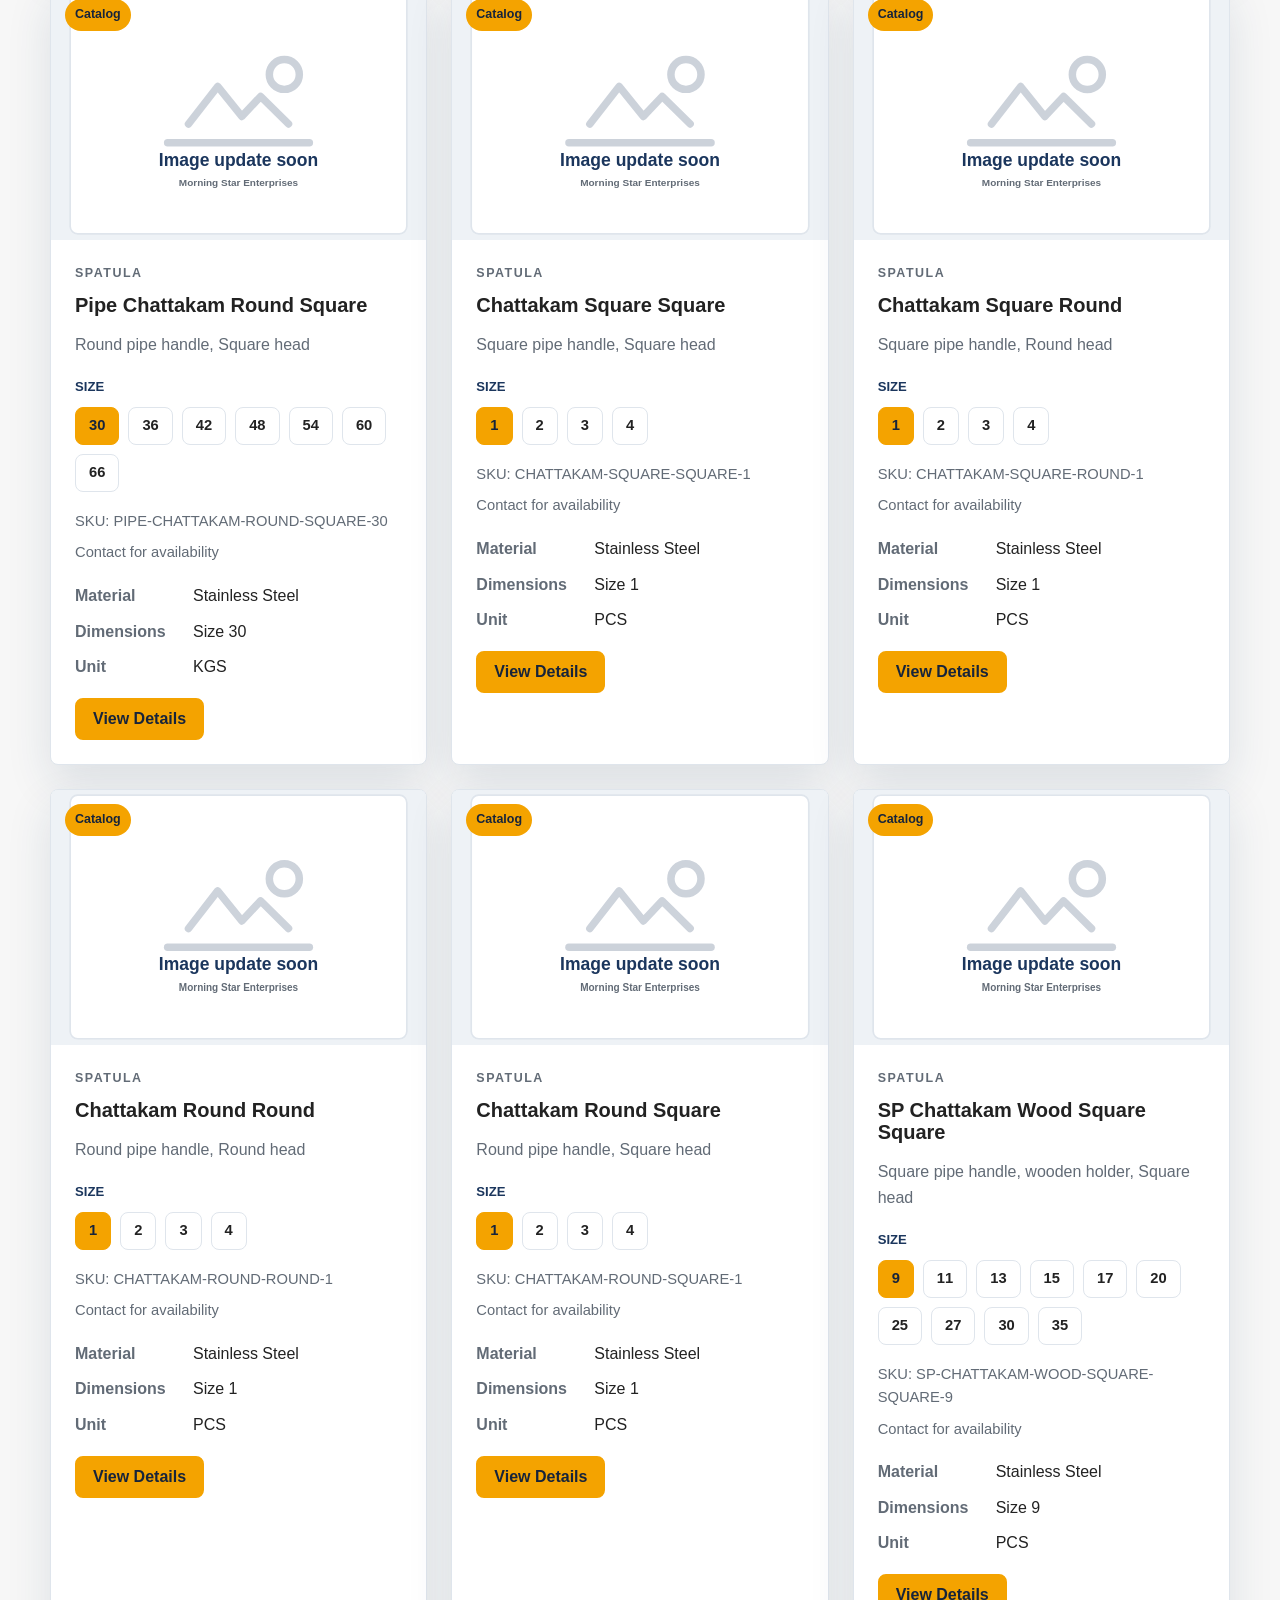
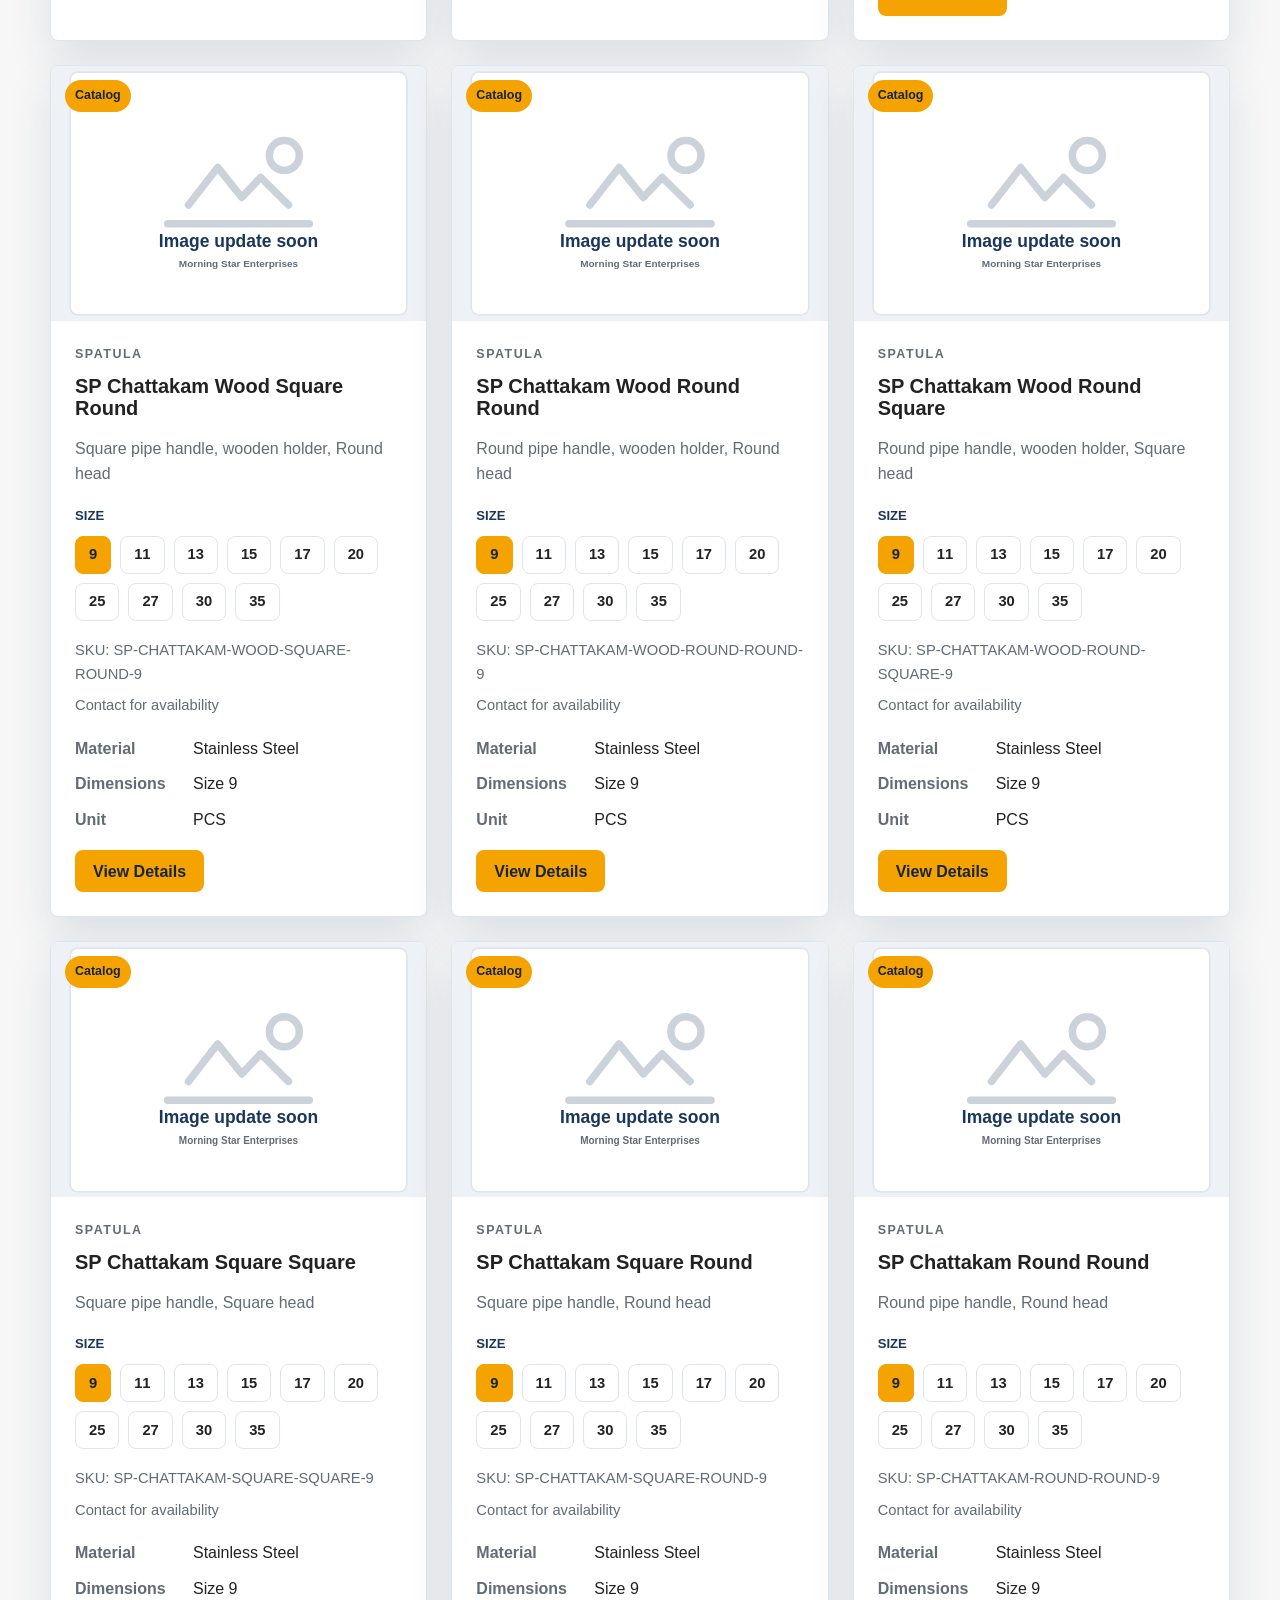
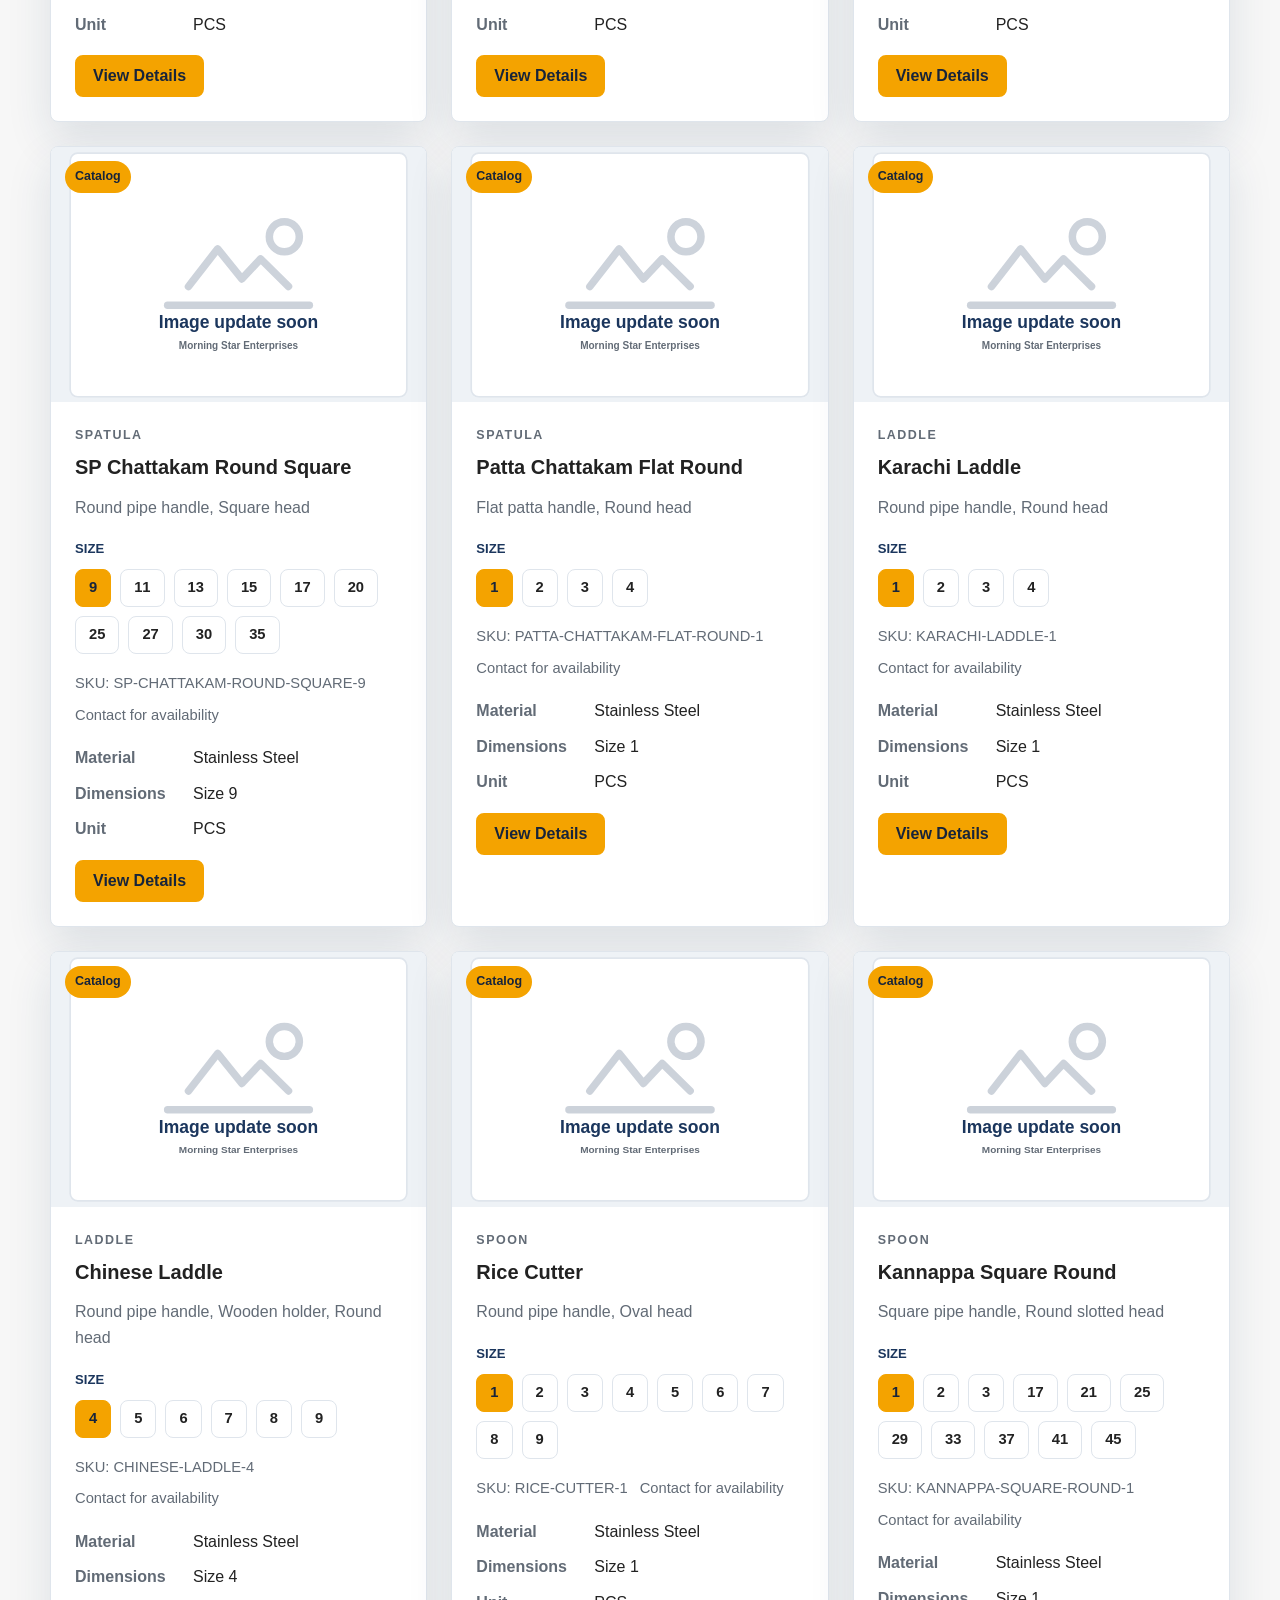
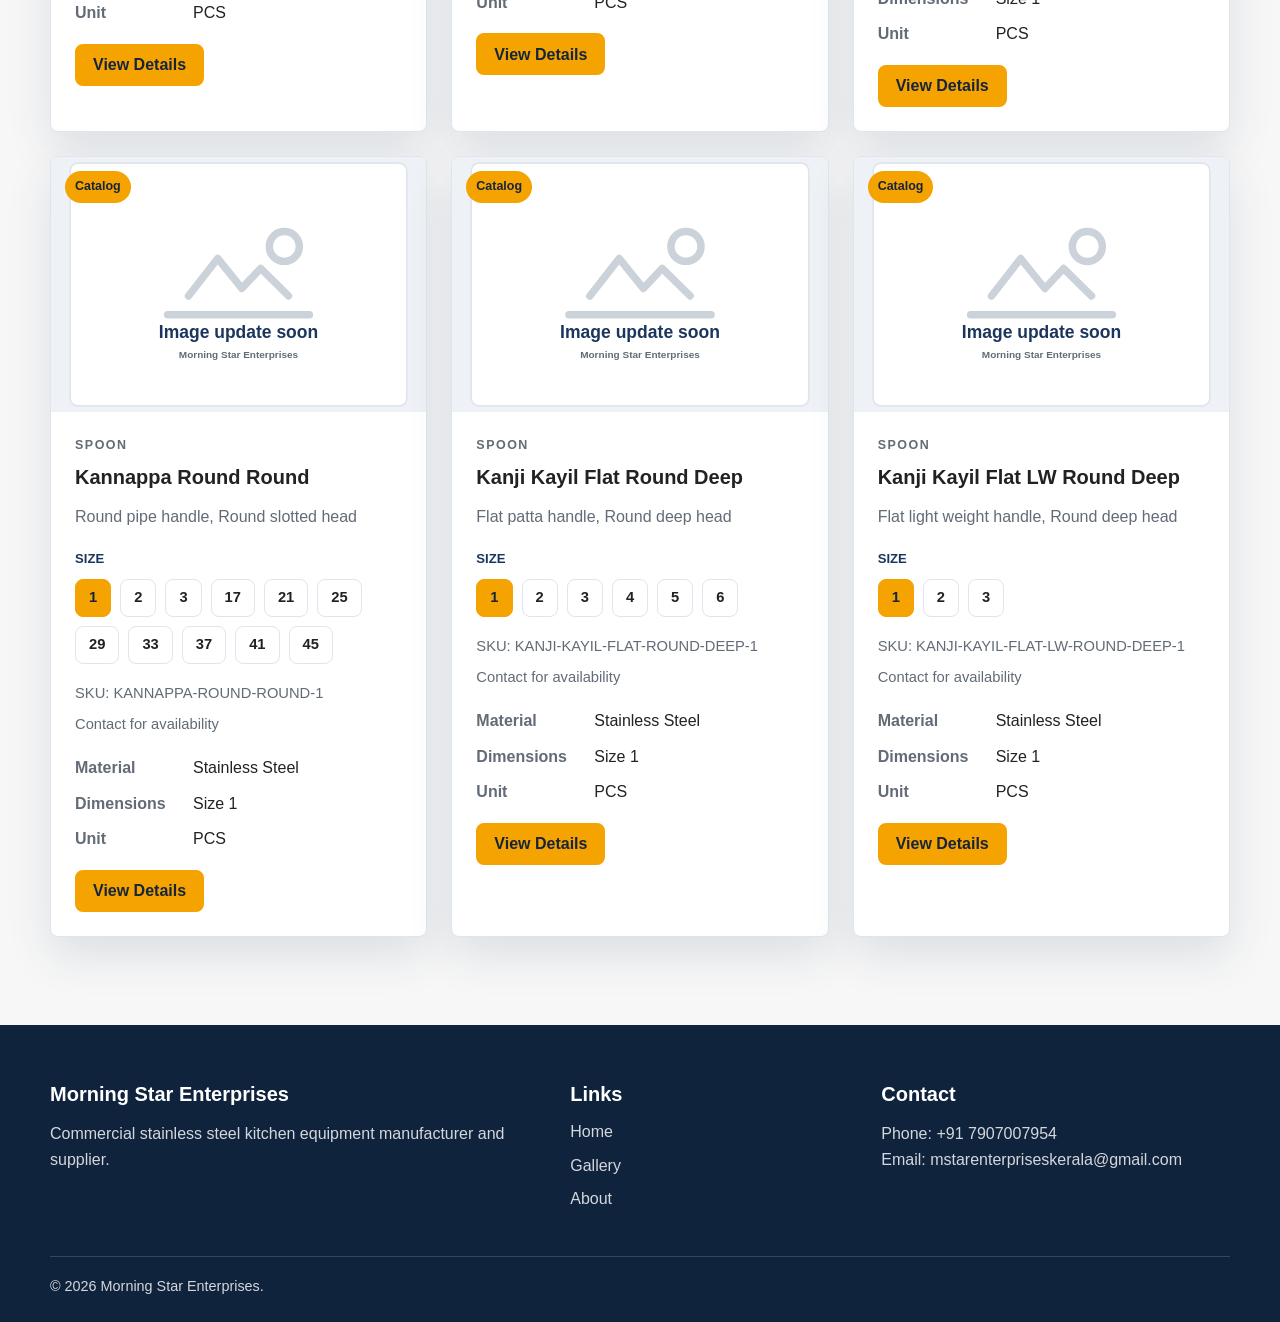
<file: products.html>
<!DOCTYPE html>
<html lang="en">
<head>
  <meta charset="UTF-8"><meta name="viewport" content="width=device-width, initial-scale=1.0">
  <title>Products | Morning Star Enterprises</title>
  <meta name="description" content="Browse stainless steel spatulas, laddles, and spoons manufactured for commercial kitchens.">
  <meta property="og:title" content="Products | Morning Star Enterprises"><meta property="og:description" content="Commercial stainless steel kitchen utensils and equipment."><meta property="og:image" content="https://msekerala.in/images/showroom-gallery.png"><meta property="og:type" content="website"><meta property="og:url" content="https://msekerala.in/products.html">
  <link rel="canonical" href="https://msekerala.in/products.html">
  <link rel="icon" href="images/favicon.png" type="image/png">
  <link rel="stylesheet" href="css/style.css"><link rel="stylesheet" href="css/products.css"><link rel="stylesheet" href="css/responsive.css">
</head>
<body>
  <header class="site-header"><nav class="navbar container" aria-label="Main navigation"><a class="brand" href="index.html"><img class="brand-mark" src="images/logo.svg" alt="Morning Star Enterprises logo"><span>Morning Star Enterprises<small>Stainless Steel Equipment</small></span></a><div class="nav-menu"><a href="index.html">Home</a><a class="active" href="products.html">Products</a><a href="gallery.html">Gallery</a><a href="about.html">About</a><a href="contact.html">Contact</a></div><div class="nav-actions"><button class="dark-toggle" type="button" aria-label="Toggle dark mode">&#9680;</button><button class="nav-toggle" type="button" aria-label="Open menu" aria-expanded="false">&#9776;</button></div></nav></header>
  <main>
    <section class="page-hero"><div class="container reveal"><p class="eyebrow">Product Catalog</p><h1>Stainless steel utensils for commercial kitchens</h1><p class="lead">Search and filter our core product range loaded from product data.</p></div></section>
    <section class="section"><div class="container">
      <div class="toolbar reveal"><label class="search-box" aria-label="Search products"><input type="search" data-product-search placeholder="Search by product name"></label><div class="filter-group" aria-label="Filter products by category"><button class="filter-btn active" data-category-filter="All">All</button><button class="filter-btn" data-category-filter="Spatula">Spatula</button><button class="filter-btn" data-category-filter="Laddle">Laddle</button><button class="filter-btn" data-category-filter="Spoon">Spoon</button></div></div>
      <div class="products-grid" data-products-grid aria-live="polite"></div>
    </div></section>
  </main>
  <footer class="site-footer"><div class="container footer-grid"><div><h3 data-config-text="companyName"></h3><p>Commercial stainless steel kitchen equipment manufacturer and supplier.</p></div><div><h3>Links</h3><a href="index.html">Home</a><a href="gallery.html">Gallery</a><a href="about.html">About</a></div><div><h3>Contact</h3><p>Phone: <span data-config-text="phoneDisplay"></span><br>Email: <span data-config-text="emailDisplay"></span></p></div></div><div class="container footer-bottom" data-config-text="copyrightText"></div></footer>
  <a class="whatsapp-float" href="#" data-config-href="whatsappHref" aria-label="Chat on WhatsApp"><span class="whatsapp-icon" aria-hidden="true"></span></a><button class="back-to-top" type="button" aria-label="Back to top">&#8593;</button>
  <script src="js/config.js"></script><script src="js/main.js"></script><script src="js/products.js"></script>
</body>
</html>
</file>
<file: css/style.css>
:root {
  --primary: #1B365D;
  --accent: #F4A300;
  --bg: #F7F7F7;
  --text: #222222;
  --muted: #626b76;
  --card: #ffffff;
  --line: #dfe5ec;
  --shadow: 0 18px 45px rgba(27, 54, 93, 0.12);
  --radius: 8px;
  --max: 1180px;
}

[data-theme="dark"] {
  --bg: #111827;
  --text: #f5f7fa;
  --muted: #c4ccd7;
  --card: #182235;
  --line: #2a3850;
  --shadow: 0 18px 45px rgba(0, 0, 0, 0.28);
}

* { box-sizing: border-box; }

html {
  scroll-behavior: smooth;
}

body {
  margin: 0;
  font-family: Arial, Helvetica, sans-serif;
  background: var(--bg);
  color: var(--text);
  line-height: 1.6;
}

img {
  display: block;
  max-width: 100%;
}

a {
  color: inherit;
  text-decoration: none;
}

.container {
  width: min(var(--max), calc(100% - 40px));
  margin: 0 auto;
}

.site-header {
  position: sticky;
  top: 0;
  z-index: 50;
  background: rgba(255, 255, 255, 0.94);
  border-bottom: 1px solid var(--line);
  backdrop-filter: blur(16px);
}

[data-theme="dark"] .site-header {
  background: rgba(17, 24, 39, 0.94);
}

.navbar {
  min-height: 76px;
  display: flex;
  align-items: center;
  justify-content: space-between;
  gap: 24px;
}

.brand {
  display: flex;
  align-items: center;
  gap: 12px;
  font-weight: 800;
  color: var(--primary);
}

[data-theme="dark"] .brand { color: #fff; }

.brand-mark {
  width: 46px;
  height: 46px;
  border-radius: 50%;
  object-fit: contain;
  background: transparent;
  box-shadow: 0 8px 18px rgba(27, 54, 93, 0.14);
}

.brand small {
  display: block;
  color: var(--muted);
  font-size: 0.75rem;
  font-weight: 700;
  letter-spacing: 0.06em;
  text-transform: uppercase;
}

.nav-menu {
  display: flex;
  align-items: center;
  gap: 24px;
  color: var(--muted);
  font-weight: 700;
}

.nav-menu a:hover,
.nav-menu a.active {
  color: var(--primary);
}

[data-theme="dark"] .nav-menu a:hover,
[data-theme="dark"] .nav-menu a.active { color: var(--accent); }

.nav-actions {
  display: flex;
  align-items: center;
  gap: 10px;
}

.icon-btn,
.nav-toggle,
.dark-toggle {
  border: 1px solid var(--line);
  background: var(--card);
  color: var(--text);
  width: 42px;
  height: 42px;
  border-radius: var(--radius);
  cursor: pointer;
}

.nav-toggle {
  display: none;
  font-size: 1.25rem;
}

.hero {
  min-height: calc(100vh - 76px);
  display: grid;
  align-items: center;
  color: #fff;
  background:
    linear-gradient(90deg, rgba(12, 28, 51, 0.82), rgba(12, 28, 51, 0.48), rgba(12, 28, 51, 0.18)),
    url("../images/hero-workshop.png") center / cover no-repeat;
}

.hero-content {
  max-width: 760px;
  padding: 110px 0;
}

.eyebrow {
  margin: 0 0 10px;
  color: var(--accent);
  font-size: 0.78rem;
  font-weight: 900;
  letter-spacing: 0.12em;
  text-transform: uppercase;
}

h1, h2, h3 {
  margin: 0;
  line-height: 1.12;
  color: inherit;
}

h1 {
  font-size: clamp(2.35rem, 6vw, 4.8rem);
  max-width: 850px;
}

h2 {
  font-size: clamp(1.9rem, 3.4vw, 3rem);
}

h3 {
  font-size: 1.25rem;
}

.lead {
  color: var(--muted);
  font-size: 1.12rem;
}

.hero .lead {
  color: rgba(255, 255, 255, 0.88);
  max-width: 650px;
}

.hero-actions,
.detail-actions {
  display: flex;
  flex-wrap: wrap;
  gap: 14px;
  margin-top: 28px;
}

.btn {
  display: inline-flex;
  align-items: center;
  justify-content: center;
  min-height: 48px;
  padding: 0 22px;
  border: 2px solid var(--accent);
  border-radius: var(--radius);
  background: var(--accent);
  color: #17243a;
  font-weight: 800;
  transition: transform 180ms ease, box-shadow 180ms ease, background 180ms ease;
}

.btn:hover {
  transform: translateY(-2px);
  box-shadow: 0 12px 24px rgba(244, 163, 0, 0.24);
}

.btn-secondary {
  background: transparent;
  color: inherit;
  border-color: currentColor;
}

.btn-small {
  min-height: 42px;
  padding: 0 16px;
}

.section {
  padding: 88px 0;
}

.section.compact {
  padding: 50px 0;
}

.section-heading {
  max-width: 720px;
  margin-bottom: 36px;
}

.section-heading.center {
  margin-inline: auto;
  text-align: center;
}

.grid {
  display: grid;
  gap: 24px;
}

.grid-3 {
  grid-template-columns: repeat(3, 1fr);
}

.grid-4 {
  grid-template-columns: repeat(4, 1fr);
}

.card,
.process-step,
.review,
.stat-card {
  background: var(--card);
  border: 1px solid var(--line);
  border-radius: var(--radius);
  box-shadow: var(--shadow);
}

.card {
  padding: 26px;
}

.feature-icon {
  width: 52px;
  height: 52px;
  border-radius: var(--radius);
  display: grid;
  place-items: center;
  margin-bottom: 18px;
  background: rgba(244, 163, 0, 0.16);
  color: var(--primary);
  font-weight: 900;
  font-size: 1.3rem;
}

[data-theme="dark"] .feature-icon { color: var(--accent); }

.split {
  display: grid;
  grid-template-columns: 1.05fr 0.95fr;
  gap: 48px;
  align-items: center;
}

.image-frame {
  overflow: hidden;
  border-radius: var(--radius);
  box-shadow: var(--shadow);
}

.image-frame img,
.product-media img,
.gallery-item img {
  width: 100%;
  height: 100%;
  object-fit: cover;
  transition: transform 450ms ease;
}

.image-frame:hover img,
.product-card:hover .product-media img,
.gallery-item:hover img {
  transform: scale(1.045);
}

.stats {
  display: grid;
  grid-template-columns: repeat(4, 1fr);
  gap: 18px;
  margin-top: -42px;
  position: relative;
  z-index: 2;
}

.stat-card {
  padding: 24px;
  text-align: center;
}

.stat-card strong {
  display: block;
  color: var(--primary);
  font-size: 2rem;
}

[data-theme="dark"] .stat-card strong { color: var(--accent); }

.process-step {
  padding: 28px;
}

.step-number {
  color: var(--accent);
  font-weight: 900;
  font-size: 2rem;
}

.cta {
  color: #fff;
  background: linear-gradient(135deg, var(--primary), #10233d);
}

.cta-inner {
  display: flex;
  align-items: center;
  justify-content: space-between;
  gap: 28px;
}

.cta .lead {
  color: rgba(255, 255, 255, 0.82);
}

.site-footer {
  color: rgba(255, 255, 255, 0.82);
  background: #10233d;
  padding: 58px 0 24px;
}

.footer-grid {
  display: grid;
  grid-template-columns: 1.4fr 0.8fr 1fr;
  gap: 32px;
}

.footer-grid h3 {
  color: #fff;
  margin-bottom: 14px;
}

.footer-grid a {
  display: block;
  margin: 8px 0;
}

.footer-bottom {
  margin-top: 36px;
  padding-top: 18px;
  border-top: 1px solid rgba(255,255,255,0.16);
  font-size: 0.9rem;
}

.whatsapp-float,
.back-to-top {
  position: fixed;
  right: 20px;
  z-index: 45;
  width: 52px;
  height: 52px;
  border-radius: 50%;
  display: grid;
  place-items: center;
  box-shadow: var(--shadow);
}

.whatsapp-float {
  bottom: 84px;
  background: linear-gradient(135deg, #2fe06f, #128c4a);
  color: #fff;
  border: 3px solid rgba(255, 255, 255, 0.9);
  transition: transform 180ms ease, box-shadow 180ms ease;
}

.whatsapp-float:hover {
  transform: translateY(-3px) scale(1.03);
  box-shadow: 0 18px 36px rgba(18, 140, 74, 0.35);
}

.whatsapp-icon {
  width: 28px;
  height: 28px;
  display: block;
  background: center / contain no-repeat url("data:image/svg+xml,%3Csvg xmlns='http://www.w3.org/2000/svg' viewBox='0 0 32 32'%3E%3Cpath fill='%23ffffff' d='M16.02 3.2C9.1 3.2 3.48 8.66 3.48 15.38c0 2.42.74 4.7 2.02 6.6L3.2 28.8l7.1-2.2a12.86 12.86 0 0 0 5.72 1.34c6.92 0 12.54-5.46 12.54-12.18S22.94 3.2 16.02 3.2Zm0 22.54c-1.78 0-3.5-.44-5.03-1.28l-.36-.2-4.2 1.3 1.36-4.02-.24-.38a10.05 10.05 0 0 1-1.76-5.78c0-5.5 4.6-9.98 10.23-9.98 5.64 0 10.23 4.48 10.23 9.98 0 5.5-4.59 10.36-10.23 10.36Zm5.62-7.56c-.3-.15-1.8-.86-2.08-.96-.28-.1-.48-.15-.68.15-.2.3-.78.96-.96 1.16-.18.2-.36.22-.66.07-.3-.15-1.28-.46-2.44-1.46-.9-.78-1.5-1.74-1.68-2.04-.18-.3-.02-.46.14-.6.14-.14.3-.36.46-.54.16-.18.2-.3.3-.5.1-.2.05-.38-.02-.54-.07-.15-.68-1.6-.94-2.18-.25-.56-.5-.48-.68-.49h-.58c-.2 0-.52.07-.8.38-.28.3-1.06 1.02-1.06 2.48s1.08 2.88 1.24 3.08c.15.2 2.12 3.16 5.14 4.42.72.3 1.28.48 1.72.62.72.22 1.38.19 1.9.12.58-.08 1.8-.72 2.06-1.42.25-.7.25-1.3.18-1.42-.08-.12-.28-.2-.58-.35Z'/%3E%3C/svg%3E");
}

.back-to-top {
  bottom: 24px;
  border: 0;
  color: #17243a;
  background: var(--accent);
  cursor: pointer;
  opacity: 0;
  pointer-events: none;
  transition: opacity 180ms ease, transform 180ms ease;
}

.back-to-top.show {
  opacity: 1;
  pointer-events: auto;
}

.reveal {
  opacity: 0;
  transform: translateY(22px);
  transition: opacity 520ms ease, transform 520ms ease;
}

.reveal.is-visible {
  opacity: 1;
  transform: translateY(0);
}

.page-hero {
  padding: 90px 0;
  color: #fff;
  background:
    linear-gradient(90deg, rgba(12, 28, 51, 0.86), rgba(12, 28, 51, 0.38)),
    url("../images/manufacturing-floor.png") center / cover no-repeat;
}

.check-list {
  padding: 0;
  margin: 0;
  list-style: none;
}

.check-list li {
  margin-bottom: 12px;
  padding-left: 28px;
  position: relative;
}

.check-list li::before {
  content: "✓";
  position: absolute;
  left: 0;
  color: var(--accent);
  font-weight: 900;
}

.two-column {
  display: grid;
  grid-template-columns: 0.85fr 1.15fr;
  gap: 34px;
  align-items: start;
}

.gallery-masonry {
  columns: 3 280px;
  column-gap: 18px;
}

.gallery-item {
  display: block;
  width: 100%;
  margin: 0 0 18px;
  border: 0;
  padding: 0;
  background: transparent;
  overflow: hidden;
  border-radius: var(--radius);
  box-shadow: var(--shadow);
  cursor: zoom-in;
}

.gallery-item img {
  aspect-ratio: 4 / 3;
}

.gallery-item.tall img {
  aspect-ratio: 3 / 4;
}

.modal {
  position: fixed;
  inset: 0;
  z-index: 100;
  display: none;
  place-items: center;
  padding: 24px;
  background: rgba(0, 0, 0, 0.82);
}

.modal.open {
  display: grid;
}

.modal img {
  max-height: 86vh;
  border-radius: var(--radius);
}

.modal-close {
  position: absolute;
  top: 18px;
  right: 18px;
}

.contact-grid {
  display: grid;
  grid-template-columns: 0.9fr 1.1fr;
  gap: 34px;
}

.contact-list {
  display: grid;
  gap: 16px;
}

.contact-form {
  display: grid;
  gap: 16px;
}

.form-row {
  display: grid;
  gap: 8px;
}

input,
textarea,
select {
  width: 100%;
  min-height: 48px;
  border: 1px solid var(--line);
  border-radius: var(--radius);
  padding: 12px 14px;
  background: var(--card);
  color: var(--text);
  font: inherit;
}

textarea {
  min-height: 140px;
  resize: vertical;
}

.error {
  min-height: 18px;
  color: #b42318;
  font-size: 0.85rem;
}

.form-status.success {
  color: #157347;
  font-weight: 800;
}

.map-placeholder {
  min-height: 270px;
  display: grid;
  place-items: center;
  text-align: center;
  padding: 24px;
  border: 1px solid var(--line);
  border-radius: var(--radius);
  background:
    linear-gradient(45deg, rgba(27,54,93,0.08) 25%, transparent 25%),
    linear-gradient(-45deg, rgba(27,54,93,0.08) 25%, transparent 25%),
    var(--card);
  background-size: 28px 28px;
}

@media (prefers-reduced-motion: reduce) {
  *, *::before, *::after {
    scroll-behavior: auto !important;
    transition: none !important;
    animation: none !important;
  }
}
</file>
<file: css/products.css>
.toolbar {
  display: flex;
  justify-content: space-between;
  align-items: center;
  gap: 18px;
  margin-bottom: 30px;
}

.search-box {
  max-width: 380px;
  flex: 1;
}

.filter-group {
  display: flex;
  flex-wrap: wrap;
  gap: 10px;
}

.filter-btn {
  min-height: 42px;
  padding: 0 16px;
  border: 1px solid var(--line);
  border-radius: var(--radius);
  background: var(--card);
  color: var(--text);
  cursor: pointer;
  font-weight: 800;
}

.filter-btn.active,
.filter-btn:hover {
  border-color: var(--accent);
  background: var(--accent);
  color: #17243a;
}

.products-grid {
  display: grid;
  grid-template-columns: repeat(3, 1fr);
  gap: 24px;
}

.product-card {
  overflow: hidden;
  background: var(--card);
  border: 1px solid var(--line);
  border-radius: var(--radius);
  box-shadow: var(--shadow);
}

.product-media {
  position: relative;
  height: 255px;
  overflow: hidden;
  background: #eef2f6;
}

.badge {
  position: absolute;
  top: 14px;
  left: 14px;
  padding: 6px 10px;
  border-radius: 999px;
  background: var(--accent);
  color: #17243a;
  font-weight: 900;
  font-size: 0.78rem;
}

.product-body {
  padding: 24px;
}

.product-body p {
  color: var(--muted);
}

.size-selector {
  display: grid;
  gap: 10px;
  margin: 18px 0;
}

.size-label {
  color: var(--primary);
  font-size: 0.82rem;
  font-weight: 900;
  text-transform: uppercase;
}

[data-theme="dark"] .size-label {
  color: var(--accent);
}

.size-options {
  display: flex;
  flex-wrap: wrap;
  gap: 9px;
}

.size-chip {
  min-height: 38px;
  padding: 0 13px;
  border: 1px solid var(--line);
  border-radius: var(--radius);
  background: var(--card);
  color: var(--text);
  cursor: pointer;
  font: inherit;
  font-size: 0.92rem;
  font-weight: 800;
}

.size-chip:hover,
.size-chip.active {
  border-color: var(--accent);
  background: var(--accent);
  color: #17243a;
}

.product-meta {
  display: flex;
  flex-wrap: wrap;
  align-items: center;
  gap: 8px 12px;
  margin: 14px 0 4px;
  color: var(--muted);
  font-size: 0.92rem;
}

.product-meta strong {
  color: var(--primary);
  font-size: 1.05rem;
}

[data-theme="dark"] .product-meta strong {
  color: var(--accent);
}

.mini-specs {
  display: grid;
  gap: 10px;
  margin: 18px 0;
}

.mini-specs div {
  display: grid;
  grid-template-columns: 90px 1fr;
  gap: 28px;
}

.mini-specs dt {
  color: var(--muted);
  font-weight: 800;
}

.mini-specs dd {
  margin: 0;
}

.empty-state {
  grid-column: 1 / -1;
  padding: 28px;
  border-radius: var(--radius);
  background: var(--card);
  text-align: center;
}

.detail-grid {
  display: grid;
  grid-template-columns: 1.05fr 0.95fr;
  gap: 44px;
  align-items: center;
}

.detail-gallery,
.detail-content,
.table-wrap {
  background: var(--card);
  border: 1px solid var(--line);
  border-radius: var(--radius);
  box-shadow: var(--shadow);
}

.detail-gallery {
  padding: 18px;
}

.detail-main-image {
  width: 100%;
  aspect-ratio: 4 / 3;
  object-fit: cover;
  border-radius: var(--radius);
  background: #eef2f6;
}

.thumb-row {
  display: grid;
  grid-template-columns: repeat(3, 1fr);
  gap: 12px;
  margin-top: 12px;
}

.thumb {
  padding: 0;
  border: 2px solid transparent;
  border-radius: var(--radius);
  overflow: hidden;
  cursor: pointer;
  background: transparent;
}

.thumb.active {
  border-color: var(--accent);
}

.thumb img {
  width: 100%;
  aspect-ratio: 4 / 3;
  object-fit: cover;
}

.detail-content {
  padding: 34px;
}

.detail-meta {
  display: grid;
  grid-template-columns: repeat(3, minmax(0, 1fr));
  gap: 12px;
  margin-top: 22px;
}

.detail-meta div {
  min-height: 78px;
  padding: 14px;
  border: 1px solid var(--line);
  border-radius: var(--radius);
  background: rgba(27, 54, 93, 0.04);
}

[data-theme="dark"] .detail-meta div {
  background: rgba(244, 163, 0, 0.08);
}

.detail-meta span {
  display: block;
  color: var(--muted);
  font-size: 0.78rem;
  font-weight: 900;
  text-transform: uppercase;
}

.detail-meta strong {
  display: block;
  margin-top: 4px;
  color: var(--primary);
  font-size: 1.05rem;
}

[data-theme="dark"] .detail-meta strong {
  color: var(--accent);
}

.spec-table {
  width: 100%;
  border-collapse: collapse;
}

.spec-table th,
.spec-table td {
  padding: 16px 18px;
  border-bottom: 1px solid var(--line);
  text-align: left;
  vertical-align: top;
}

.spec-table th {
  width: 220px;
  color: var(--primary);
}

[data-theme="dark"] .spec-table th { color: var(--accent); }

.spec-table tr:last-child th,
.spec-table tr:last-child td {
  border-bottom: 0;
}
</file>
<file: css/responsive.css>
@media (max-width: 980px) {
  .nav-toggle {
    display: block;
  }

  .nav-menu {
    position: absolute;
    left: 20px;
    right: 20px;
    top: 76px;
    display: none;
    flex-direction: column;
    align-items: stretch;
    padding: 18px;
    border: 1px solid var(--line);
    border-radius: var(--radius);
    background: var(--card);
    box-shadow: var(--shadow);
  }

  .nav-menu.open {
    display: flex;
  }

  .split,
  .detail-grid,
  .contact-grid,
  .two-column {
    grid-template-columns: 1fr;
  }

  .grid-3,
  .grid-4,
  .products-grid,
  .stats {
    grid-template-columns: repeat(2, 1fr);
  }

  .toolbar,
  .cta-inner {
    align-items: stretch;
    flex-direction: column;
  }
}

@media (max-width: 680px) {
  .container {
    width: min(100% - 28px, var(--max));
  }

  .navbar {
    min-height: 68px;
  }

  .brand span {
    max-width: 180px;
    line-height: 1.2;
  }

  .nav-menu {
    top: 68px;
  }

  .hero {
    min-height: 680px;
  }

  .hero-content {
    padding: 80px 0;
  }

  .section {
    padding: 62px 0;
  }

  .grid-3,
  .grid-4,
  .products-grid,
  .stats,
  .footer-grid {
    grid-template-columns: 1fr;
  }

  .stats {
    margin-top: 0;
    padding-top: 28px;
  }

  .product-media {
    height: 230px;
  }

  .mini-specs div {
    grid-template-columns: 1fr;
  }

  .detail-meta {
    grid-template-columns: 1fr;
  }

  .size-chip {
    flex: 1 1 auto;
  }

  .spec-table th,
  .spec-table td {
    display: block;
    width: 100%;
  }

  .spec-table th {
    padding-bottom: 4px;
  }

  .spec-table td {
    padding-top: 0;
  }

  .whatsapp-float,
  .back-to-top {
    right: 14px;
  }
}
</file>
